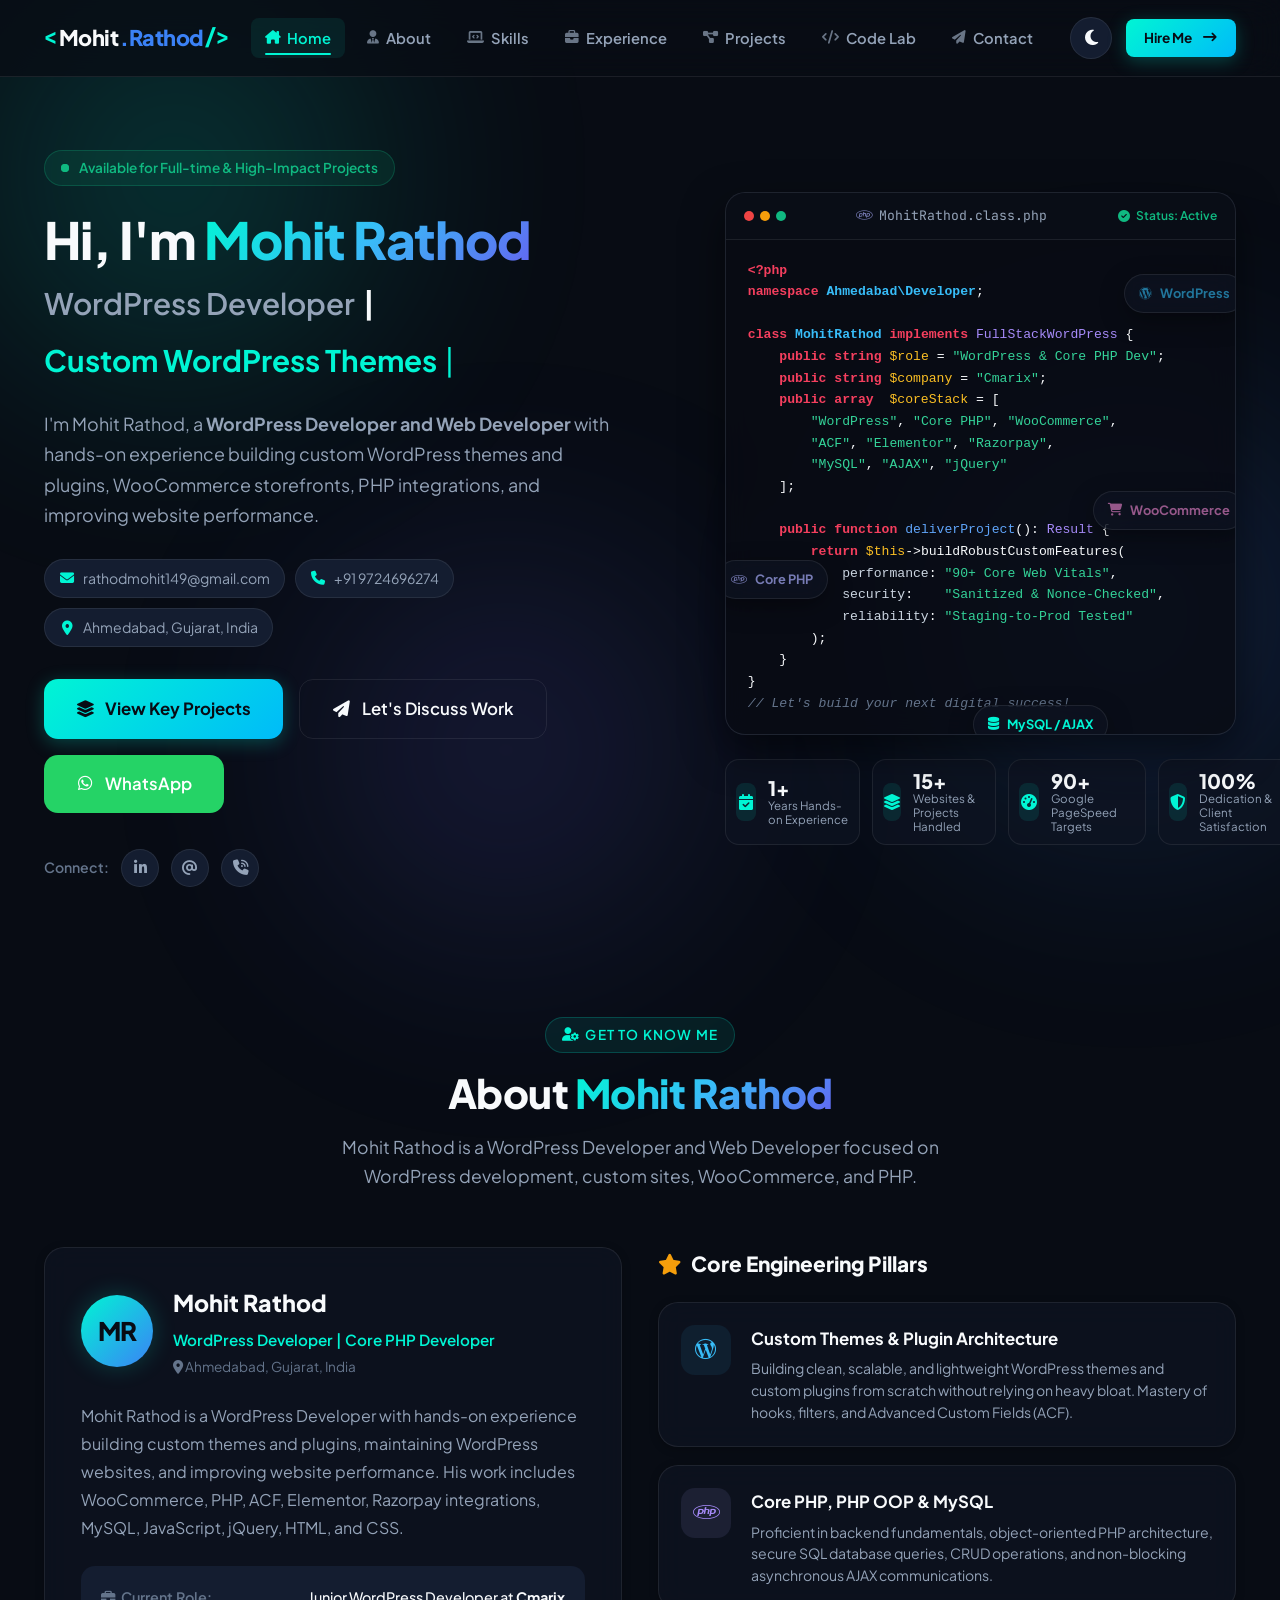
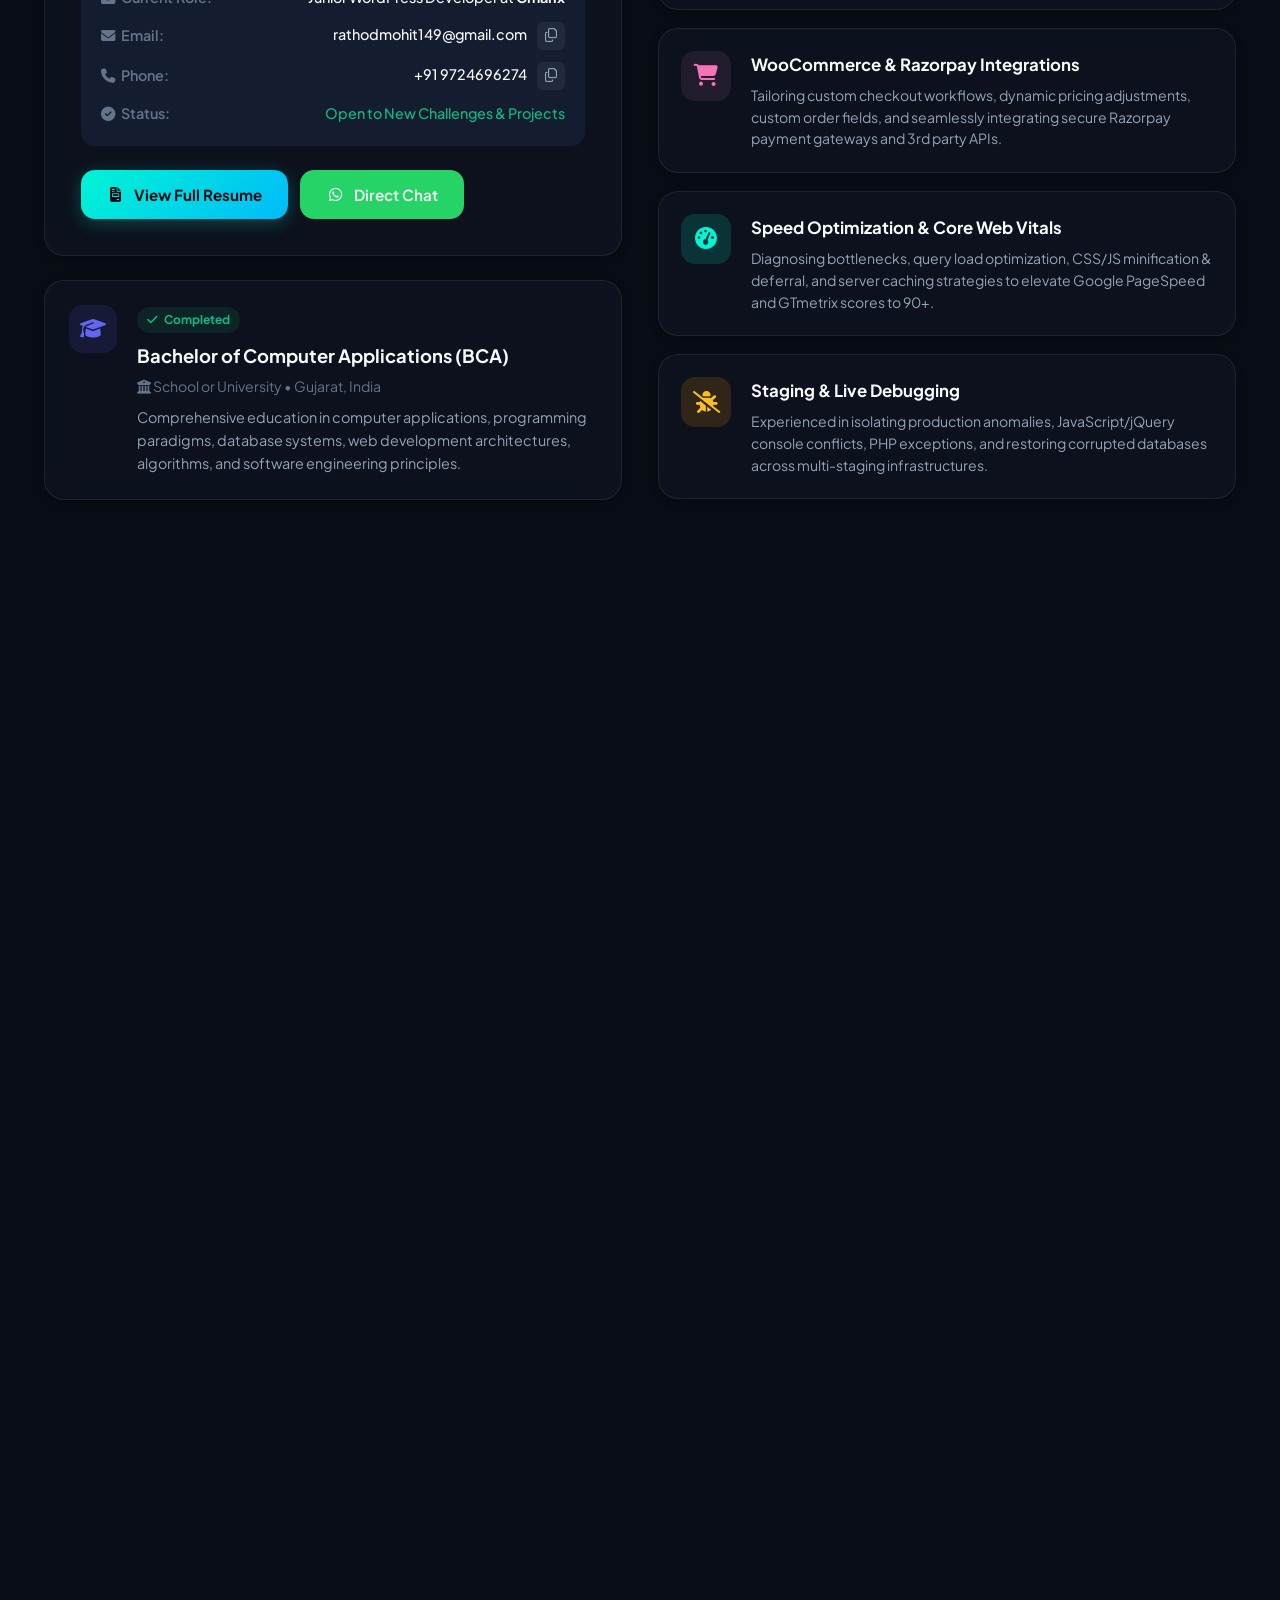
<file: index.html>
<!DOCTYPE html>
<html lang="en" data-theme="dark">
<head>
    <meta charset="UTF-8">
    <meta name="viewport" content="width=device-width, initial-scale=1.0">
    <title>Mohit Rathod | WordPress Developer</title>

    <!-- Meta & SEO Tags -->
    <meta name="description" content="Official portfolio of Mohit Rathod, a WordPress Developer and Web Developer, featuring WordPress development projects, skills, and professional experience.">
    <meta name="robots" content="index, follow">
    <meta name="author" content="Mohit Rathod">
    <meta name="theme-color" content="#0b0f19">
    <link rel="canonical" href="https://mohitrcmarix.github.io/portfolio/">
    <meta name="google-site-verification" content="VqFLqviA54Ibw6uDuKa47r6FaVBK2wl5uimPMr0BYBw" />

    <!-- Open Graph / Social Sharing -->
    <meta property="og:type" content="website">
    <meta property="og:site_name" content="Mohit Rathod Portfolio">
    <meta property="og:title" content="Mohit Rathod | WordPress Developer">
    <meta property="og:description" content="Official portfolio of Mohit Rathod, a WordPress Developer and Web Developer, featuring WordPress development projects, skills, and professional experience.">
    <meta property="og:url" content="https://mohitrcmarix.github.io/portfolio/">
    <meta property="og:image" content="https://mohitrcmarix.github.io/portfolio/assets/images/mohit-rathod-portfolio.png">
    <meta property="og:image:width" content="1200">
    <meta property="og:image:height" content="630">
    <meta property="og:image:alt" content="Mohit Rathod, WordPress Developer, portfolio website">

    <meta name="twitter:card" content="summary_large_image">
    <meta name="twitter:title" content="Mohit Rathod | WordPress Developer">
    <meta name="twitter:description" content="Official portfolio of Mohit Rathod, a WordPress Developer and Web Developer, featuring WordPress development projects, skills, and professional experience.">
    <meta name="twitter:image" content="https://mohitrcmarix.github.io/portfolio/assets/images/mohit-rathod-portfolio.png">

    <!-- Load display fonts only on desktop; mobile uses the system font stack. -->
    <script>
        if (matchMedia('(min-width: 769px)').matches) {
            document.write('<link rel="preconnect" href="https://fonts.googleapis.com"><link rel="preconnect" href="https://fonts.gstatic.com" crossorigin><link rel="preload" as="style" href="https://fonts.googleapis.com/css2?family=JetBrains+Mono:wght@400;500;700&family=Plus+Jakarta+Sans:wght@400;600;700;800&display=swap" onload="this.onload=null;this.rel=\'stylesheet\'">');
        }
    </script>
    <noscript>
        <link rel="stylesheet" href="https://fonts.googleapis.com/css2?family=JetBrains+Mono:wght@400;500;700&family=Plus+Jakarta+Sans:wght@400;600;700;800&display=swap" media="(min-width: 769px)">
    </noscript>

    <!-- Font Awesome Icons: Asynchronous Preload (Zero Render-Blocking) -->
    <link rel="preconnect" href="https://cdnjs.cloudflare.com" crossorigin>
    <link rel="preload" href="https://cdnjs.cloudflare.com/ajax/libs/font-awesome/6.5.1/css/all.min.css" as="style" integrity="sha512-DTOQO9RWCH3ppGqcWaEA1BIZOC6xxalwEsw9c2QQeAIftl+Vegovlnee1c9QX4TctnWMn13TZye+giMm8e2LwA==" crossorigin="anonymous" referrerpolicy="no-referrer" onload="this.onload=null;this.rel='stylesheet'">
    <noscript>
        <link rel="stylesheet" href="https://cdnjs.cloudflare.com/ajax/libs/font-awesome/6.5.1/css/all.min.css" integrity="sha512-DTOQO9RWCH3ppGqcWaEA1BIZOC6xxalwEsw9c2QQeAIftl+Vegovlnee1c9QX4TctnWMn13TZye+giMm8e2LwA==" crossorigin="anonymous" referrerpolicy="no-referrer">
    </noscript>

    <!-- Inlined Critical & Full CSS (Zero Render-Blocking Requests) -->
    <style id="critical-main-css">@font-face{font-family:"Font Awesome 6 Free";font-style:normal;font-weight:400;font-display:swap;src:url("https://cdnjs.cloudflare.com/ajax/libs/font-awesome/6.5.1/webfonts/fa-regular-400.woff2") format("woff2")}@font-face{font-family:"Font Awesome 6 Free";font-style:normal;font-weight:900;font-display:swap;src:url("https://cdnjs.cloudflare.com/ajax/libs/font-awesome/6.5.1/webfonts/fa-solid-900.woff2") format("woff2")}@font-face{font-family:"Font Awesome 6 Brands";font-style:normal;font-weight:400;font-display:swap;src:url("https://cdnjs.cloudflare.com/ajax/libs/font-awesome/6.5.1/webfonts/fa-brands-400.woff2") format("woff2")}:root{--bg-primary:#080c14;--bg-secondary:#0e1422;--bg-tertiary:#141d30;--bg-card:rgba(14,20,34,0.72);--bg-card-hover:rgba(20,29,48,0.85);--bg-glass:rgba(255,255,255,0.03);--border-color:rgba(255,255,255,0.08);--border-hover:rgba(0,245,212,0.35);--border-subtle:rgba(255,255,255,0.05);--text-primary:#f8fafc;--text-secondary:#94a3b8;--text-muted:#64748b;--text-inverse:#080c14;--primary:#00f5d4;--primary-hover:#00d2b6;--primary-glow:rgba(0,245,212,0.25);--secondary:#3b82f6;--accent-indigo:#6366f1;--accent-purple:#8b5cf6;--accent-emerald:#10b981;--accent-amber:#f59e0b;--accent-rose:#f43f5e;--accent-cyan:#06b6d4;--brand-wp:#21759b;--brand-php:#777bb4;--brand-woo:#96588a;--brand-mysql:#00758f;--brand-whatsapp:#25d366;--shadow-sm:0 2px 8px rgba(0,0,0,0.25);--shadow-md:0 8px 24px rgba(0,0,0,0.35);--shadow-lg:0 16px 40px rgba(0,0,0,0.5);--shadow-glow:0 0 25px rgba(0,245,212,0.2);--font-sans:'Plus Jakarta Sans',system-ui,-apple-system,sans-serif;--font-mono:'JetBrains Mono',monospace;--radius-sm:8px;--radius-md:14px;--radius-lg:20px;--radius-full:9999px;--transition-fast:0.2s cubic-bezier(0.4,0,0.2,1);--transition-normal:0.3s cubic-bezier(0.4,0,0.2,1);--transition-smooth:0.5s cubic-bezier(0.16,1,0.3,1)}[data-theme="light"]{--bg-primary:#f8fafc;--bg-secondary:#ffffff;--bg-tertiary:#f1f5f9;--bg-card:rgba(255,255,255,0.88);--bg-card-hover:rgba(255,255,255,0.98);--bg-glass:rgba(0,0,0,0.02);--border-color:rgba(0,0,0,0.08);--border-hover:rgba(0,180,155,0.4);--border-subtle:rgba(0,0,0,0.04);--text-primary:#0f172a;--text-secondary:#475569;--text-muted:#64748b;--text-inverse:#f8fafc;--primary:#00b49b;--primary-hover:#009681;--primary-glow:rgba(0,180,155,0.2);--shadow-sm:0 2px 8px rgba(15,23,42,0.06);--shadow-md:0 8px 24px rgba(15,23,42,0.08);--shadow-lg:0 16px 40px rgba(15,23,42,0.12);--shadow-glow:0 0 25px rgba(0,180,155,0.15)}*,*::before,*::after{box-sizing:border-box;margin:0;padding:0}html{font-size:16px;scroll-behavior:smooth;scroll-padding-top:80px}body{font-family:var(--font-sans);background-color:var(--bg-primary);color:var(--text-primary);line-height:1.65;overflow-x:hidden;position:relative;transition:background-color var(--transition-normal),color var(--transition-normal)}a{color:inherit;text-decoration:none;transition:color var(--transition-fast)}.skip-link{position:fixed;top:-100px;left:16px;z-index:4000;padding:10px 14px;background:var(--primary);color:var(--text-inverse);border-radius:var(--radius-sm)}.skip-link:focus{top:12px}button{font-family:inherit;cursor:pointer;border:none;background:none;outline:none}input,textarea,select{font-family:inherit}ul,ol{list-style:none}img,svg{max-width:100%;display:block}.ambient-glow{position:fixed;border-radius:50%;filter:blur(120px);pointer-events:none;z-index:0;opacity:0.28;transition:opacity var(--transition-normal)}[data-theme="light"] .ambient-glow{opacity:0.15}.glow-1{top:-100px;left:-100px;width:550px;height:550px;background:radial-gradient(circle,var(--primary) 0%,rgba(0,245,212,0) 70%)}.glow-2{top:35%;right:-150px;width:600px;height:600px;background:radial-gradient(circle,var(--secondary) 0%,rgba(59,130,246,0) 70%)}.glow-3{bottom:-100px;left:20%;width:500px;height:500px;background:radial-gradient(circle,var(--accent-indigo) 0%,rgba(99,102,241,0) 70%)}.container{width:100%;max-width:1240px;margin-left:auto;margin-right:auto;padding-left:24px;padding-right:24px;position:relative;z-index:1}.section{padding:50px 0;position:relative}.section:not(.hero-section){content-visibility:auto;contain-intrinsic-size:auto 1000px}@keyframes hero-section-enter{from{transform:translateY(8px)}to{transform:translateY(0)}}@media (prefers-reduced-motion:no-preference){.hero-section{animation:hero-section-enter 520ms cubic-bezier(0.16,1,0.3,1) both}}.motion-ready .reveal-item{opacity:0;transform:translateY(16px);transition:opacity 560ms cubic-bezier(0.16,1,0.3,1),transform 560ms cubic-bezier(0.16,1,0.3,1);transition-delay:var(--reveal-delay,0ms)}.motion-ready .reveal-item.is-visible{opacity:1;transform:translateY(0)}.reveal-stagger>:nth-child(2){--reveal-delay:60ms}.reveal-stagger>:nth-child(3){--reveal-delay:120ms}.reveal-stagger>:nth-child(4){--reveal-delay:180ms}.reveal-stagger>:nth-child(n+5){--reveal-delay:220ms}@media (prefers-reduced-motion:reduce){*,*::before,*::after{scroll-behavior:auto !important;animation-duration:0.01ms !important;animation-iteration-count:1 !important;transition-duration:0.01ms !important}}.text-center{text-align:center}.gradient-text{background:linear-gradient(135deg,var(--primary) 0%,#38bdf8 50%,var(--accent-indigo) 100%);background-clip:text;-webkit-background-clip:text;-webkit-text-fill-color:transparent;display:inline-block}.text-success{color:var(--accent-emerald) !important}.text-danger{color:var(--accent-rose) !important}.text-whatsapp{color:var(--brand-whatsapp) !important}.glass-panel{background:var(--bg-card);backdrop-filter:blur(14px);-webkit-backdrop-filter:blur(14px);border:1px solid var(--border-color);border-radius:var(--radius-lg);box-shadow:var(--shadow-sm);transition:all var(--transition-normal)}.glass-panel:hover{border-color:var(--border-hover);box-shadow:var(--shadow-md)}.section-header{margin-bottom:56px}.section-tag{display:inline-flex;align-items:center;gap:8px;font-size:0.85rem;font-weight:600;text-transform:uppercase;letter-spacing:1.2px;padding:6px 16px;border-radius:var(--radius-full);background:rgba(0,245,212,0.08);color:var(--primary);border:1px solid rgba(0,245,212,0.2);margin-bottom:16px}.section-title{font-size:2.5rem;font-weight:800;line-height:1.2;margin-bottom:16px;letter-spacing:-0.5px}.section-subtitle{font-size:1.1rem;color:var(--text-secondary);max-width:640px;margin-left:auto;margin-right:auto}.btn{display:inline-flex;align-items:center;justify-content:center;gap:10px;font-size:0.95rem;font-weight:600;padding:12px 26px;border-radius:var(--radius-md);transition:background-color var(--transition-normal),background var(--transition-normal),color var(--transition-fast),border-color var(--transition-fast),box-shadow var(--transition-normal),transform var(--transition-fast);position:relative;overflow:hidden;white-space:nowrap}.btn i,.contact-chip i,.social-link i,.stat-icon-wrap i,.section-tag i{display:inline-block;width:1.15em;text-align:center;flex-shrink:0}.btn:active{transform:translateY(0) scale(0.98)}.btn-sm{padding:8px 18px;font-size:0.85rem;border-radius:var(--radius-sm)}.btn-lg{padding:15px 32px;font-size:1.05rem;border-radius:var(--radius-md)}.btn-primary{background:linear-gradient(135deg,var(--primary) 0%,#00bbf9 100%);color:#080c14;font-weight:700;box-shadow:0 4px 18px var(--primary-glow)}.btn-primary:hover{transform:translateY(-2px);box-shadow:0 8px 25px rgba(0,245,212,0.4);color:#080c14}.btn-outline{background:transparent;color:var(--text-primary);border:1px solid var(--border-color)}.btn-outline:hover{background:var(--bg-tertiary);border-color:var(--primary);color:var(--primary);transform:translateY(-2px)}.btn-whatsapp{background:#25d366;color:#ffffff !important;font-weight:600}.btn-whatsapp:hover{background:#20ba59;transform:translateY(-2px);box-shadow:0 6px 20px rgba(37,211,102,0.35)}.copy-btn{display:inline-flex;align-items:center;justify-content:center;width:28px;height:28px;border-radius:6px;background:rgba(255,255,255,0.06);color:var(--text-secondary);font-size:0.85rem;margin-left:8px;transition:all var(--transition-fast)}.copy-btn:hover{background:var(--primary);color:#080c14}.site-header{position:fixed;top:0;left:0;width:100%;z-index:1000;background:rgba(8,12,20,0.75);backdrop-filter:blur(16px);-webkit-backdrop-filter:blur(16px);border-bottom:1px solid var(--border-color);transition:background-color var(--transition-normal),box-shadow var(--transition-normal)}[data-theme="light"] .site-header{background:rgba(255,255,255,0.85)}.header-container{display:flex;align-items:center;justify-content:space-between;height:76px}.brand-logo{display:inline-flex;align-items:center;font-size:1.35rem;font-weight:800;letter-spacing:-0.5px}.logo-symbol{color:var(--primary);font-family:var(--font-mono)}.logo-text{color:var(--text-primary);margin:0 2px}.logo-accent{color:var(--secondary)}.nav-menu{display:flex;align-items:center}.nav-list{display:flex;align-items:center;gap:8px}.nav-link{display:inline-flex;align-items:center;gap:7px;font-size:0.92rem;font-weight:600;color:var(--text-secondary);padding:8px 14px;border-radius:var(--radius-sm);transition:color var(--transition-fast),background-color var(--transition-fast);position:relative}.nav-link::after{content:'';position:absolute;left:14px;right:14px;bottom:3px;height:2px;border-radius:2px;background:var(--primary);transform:scaleX(0);transform-origin:left;transition:transform var(--transition-normal)}.nav-link:hover::after,.nav-link.active::after{transform:scaleX(1)}.nav-link i{font-size:0.85rem;opacity:0.7;transition:opacity var(--transition-fast)}.nav-link:hover{color:var(--text-primary);background:rgba(255,255,255,0.05)}.nav-link.active{color:var(--primary);background:rgba(0,245,212,0.08)}.nav-link.active i{opacity:1}.header-actions{display:flex;align-items:center;gap:14px}.theme-toggle-btn{display:inline-flex;align-items:center;justify-content:center;width:42px;height:42px;border-radius:var(--radius-full);background:var(--bg-tertiary);border:1px solid var(--border-color);color:var(--text-primary);font-size:1.1rem;transition:all var(--transition-normal)}.theme-toggle-btn:hover{border-color:var(--primary);color:var(--primary);transform:rotate(15deg)}.icon-sun{display:none;color:#f59e0b}[data-theme="light"] .icon-moon{display:none}[data-theme="light"] .icon-sun{display:inline-block}.mobile-menu-btn{display:none;flex-direction:column;justify-content:center;gap:5px;width:40px;height:40px;padding:8px;border-radius:var(--radius-sm);background:var(--bg-tertiary);border:1px solid var(--border-color)}.mobile-menu-btn .bar{width:100%;height:2px;background:var(--text-primary);border-radius:2px;transition:all var(--transition-fast)}.hero-section{padding-top:150px;padding-bottom:80px;min-height:100vh;display:flex;align-items:center;overflow:hidden}.hero-container{display:grid;grid-template-columns:minmax(0,1.1fr) minmax(0,0.9fr);gap:56px;align-items:center}.hero-container>*{min-width:0}.hero-badge{display:inline-flex;align-items:center;gap:10px;padding:6px 16px;border-radius:var(--radius-full);background:rgba(16,185,129,0.1);border:1px solid rgba(16,185,129,0.25);color:var(--accent-emerald);font-size:0.85rem;font-weight:600;margin-bottom:24px}.status-pulse{position:relative;width:8px;height:8px;border-radius:50%;background:var(--accent-emerald);flex-shrink:0}.status-pulse::after{content:'';position:absolute;top:0;left:0;width:100%;height:100%;border-radius:50%;background:var(--accent-emerald);animation:pulse-ring 2s cubic-bezier(0.215,0.61,0.355,1) infinite;pointer-events:none}@keyframes pulse-ring{0%{transform:scale(1);opacity:0.8}70%{transform:scale(2.6);opacity:0}100%{transform:scale(2.6);opacity:0}}.hero-title{font-size:3.2rem;font-weight:800;line-height:1.15;letter-spacing:-1px;margin-bottom:10px;contain:layout}.hero-role-wrapper{display:flex;flex-wrap:wrap;align-items:center;gap:8px;font-size:1.85rem;font-weight:700;color:var(--text-primary);margin-bottom:24px;min-height:2.2em;contain:layout}.hero-static-prefix{color:var(--text-secondary);font-weight:600}.typed-text-target{color:var(--primary)}.cursor-blink{color:var(--primary);animation:blink 1s infinite;font-weight:400}@keyframes blink{0%,50%{opacity:1}51%,100%{opacity:0}}.hero-pitch{font-size:1.12rem;color:var(--text-secondary);line-height:1.7;margin-bottom:28px;max-width:580px}.hero-chips{display:flex;flex-wrap:wrap;gap:10px;margin-bottom:32px}.contact-chip{display:inline-flex;align-items:center;gap:8px;padding:7px 14px;border-radius:var(--radius-full);background:var(--bg-tertiary);border:1px solid var(--border-color);font-size:0.88rem;color:var(--text-secondary);transition:all var(--transition-fast)}.contact-chip i{color:var(--primary)}.contact-chip:hover{border-color:var(--primary);color:var(--text-primary);background:rgba(0,245,212,0.08)}.location-chip{cursor:default}.hero-actions{display:flex;flex-wrap:wrap;gap:16px;margin-bottom:36px}.hero-socials{display:flex;align-items:center;gap:12px}.social-label{font-size:0.88rem;font-weight:600;color:var(--text-muted)}.social-link{display:inline-flex;align-items:center;justify-content:center;width:38px;height:38px;border-radius:var(--radius-full);background:var(--bg-tertiary);border:1px solid var(--border-color);color:var(--text-secondary);font-size:0.95rem;transition:all var(--transition-fast)}.social-link:hover{color:var(--primary);border-color:var(--primary);background:rgba(0,245,212,0.1);transform:translateY(-2px)}.hero-visual{position:relative}.developer-card{position:relative;padding:0;overflow:hidden;box-shadow:var(--shadow-lg)}.card-header-bar{display:flex;align-items:center;justify-content:space-between;padding:12px 18px;background:rgba(0,0,0,0.25);border-bottom:1px solid var(--border-color)}.window-dots{display:flex;gap:6px}.dot{width:10px;height:10px;border-radius:50%}.dot.red{background:#ef4444}.dot.yellow{background:#f59e0b}.dot.green{background:#10b981}.card-tab-title{display:inline-flex;align-items:center;gap:7px;font-family:var(--font-mono);font-size:0.82rem;color:var(--text-secondary)}.code-icon{color:var(--brand-php)}.card-status-badge{display:inline-flex;align-items:center;gap:6px;font-size:0.75rem;font-weight:600;color:var(--accent-emerald)}.card-body-code{padding:20px 22px;font-family:var(--font-mono);font-size:0.82rem;line-height:1.65;background:rgba(0,0,0,0.35);overflow-x:auto}[data-theme="light"] .card-body-code{background:#0f172a;color:#f8fafc}.code-keyword{color:#f43f5e;font-weight:600}.code-class{color:#38bdf8;font-weight:700}.code-type{color:#a78bfa}.code-var{color:#fbbf24}.code-string{color:#34d399}.code-fn{color:#60a5fa}.code-param{color:#cbd5e1}.code-comment{color:#64748b;font-style:italic}.floating-tech-badge{position:absolute;display:inline-flex;align-items:center;gap:8px;padding:8px 14px;border-radius:var(--radius-full);background:var(--bg-card);backdrop-filter:blur(12px);border:1px solid var(--border-color);box-shadow:var(--shadow-md);font-size:0.8rem;font-weight:700;transition:all var(--transition-normal)}.floating-tech-badge:hover{transform:translateY(-4px) scale(1.05)}.badge-wp{top:15%;right:-10px;color:var(--brand-wp)}.badge-php{bottom:25%;left:-10px;color:var(--brand-php)}.badge-woo{top:55%;right:-10px;color:var(--brand-woo)}.badge-ajax{bottom:-10px;right:25%;color:var(--primary)}.hero-stats-banner{display:grid;grid-template-columns:repeat(4,1fr);gap:12px;margin-top:24px}.stat-item{display:flex;align-items:center;gap:12px;padding:10px;background:var(--bg-card);border:1px solid var(--border-color);border-radius:var(--radius-md);transition:all var(--transition-fast)}.stat-item:hover{border-color:var(--primary);transform:translateY(-2px)}.stat-icon-wrap{width:38px;height:38px;border-radius:var(--radius-sm);background:rgba(0,245,212,0.1);color:var(--primary);display:flex;align-items:center;justify-content:center;font-size:1rem}.stat-info{display:flex;flex-direction:column}.stat-number{font-size:1.25rem;font-weight:800;color:var(--text-primary);line-height:1.1}.stat-label{font-size:0.72rem;color:var(--text-secondary);line-height:1.2}.about-grid{display:grid;grid-template-columns:1fr 1fr;gap:36px;align-items:start}.about-grid>*{min-width:0}.bio-card{padding:36px;margin-bottom:24px}.bio-header{display:flex;align-items:center;gap:20px;margin-bottom:24px}.bio-avatar-glow{width:72px;height:72px;border-radius:var(--radius-full);background:linear-gradient(135deg,var(--primary) 0%,var(--secondary) 100%);display:flex;align-items:center;justify-content:center;box-shadow:var(--shadow-glow);flex-shrink:0}.bio-initials{font-size:1.6rem;font-weight:900;color:#080c14;letter-spacing:-1px}.bio-headline h3{font-size:1.45rem;font-weight:800;margin-bottom:4px}.bio-role{font-size:0.95rem;font-weight:600;color:var(--primary);margin-bottom:4px}.bio-location{font-size:0.85rem;color:var(--text-muted)}.bio-text{font-size:1rem;color:var(--text-secondary);line-height:1.75;margin-bottom:24px}.bio-meta-list{display:flex;flex-direction:column;gap:12px;padding:20px;background:var(--bg-tertiary);border-radius:var(--radius-md);margin-bottom:24px}.meta-item{display:flex;align-items:center;justify-content:space-between;font-size:0.9rem;gap:12px}.meta-label{color:var(--text-muted);font-weight:600;display:inline-flex;align-items:center;gap:6px}.meta-val{color:var(--text-primary);font-weight:500;text-align:right}.bio-footer-actions{display:flex;gap:12px;flex-wrap:wrap}.education-card{display:flex;gap:20px;padding:24px;align-items:flex-start}.edu-icon{width:48px;height:48px;border-radius:var(--radius-md);background:rgba(99,102,241,0.12);color:var(--accent-indigo);display:flex;align-items:center;justify-content:center;font-size:1.3rem;flex-shrink:0}.edu-badge{display:inline-flex;align-items:center;gap:6px;font-size:0.75rem;font-weight:700;color:var(--accent-emerald);background:rgba(16,185,129,0.1);padding:3px 10px;border-radius:var(--radius-full);margin-bottom:8px}.edu-title{font-size:1.15rem;font-weight:700;margin-bottom:4px}.edu-institution{font-size:0.88rem;color:var(--text-muted);margin-bottom:8px}.edu-desc{font-size:0.9rem;color:var(--text-secondary);line-height:1.6}.pillars-title{font-size:1.3rem;font-weight:800;margin-bottom:20px;display:flex;align-items:center;gap:10px}.pillars-title i{color:var(--accent-amber)}.pillar-card{display:flex;gap:20px;padding:22px;margin-bottom:18px;align-items:flex-start}.pillar-icon{width:50px;height:50px;border-radius:var(--radius-md);display:flex;align-items:center;justify-content:center;font-size:1.35rem;flex-shrink:0}.bg-wp{background:rgba(33,117,155,0.15);color:#38bdf8}.bg-php{background:rgba(119,123,180,0.15);color:#a78bfa}.bg-cart{background:rgba(150,88,138,0.15);color:#f472b6}.bg-speed{background:rgba(0,245,212,0.15);color:var(--primary)}.bg-debug{background:rgba(245,158,11,0.15);color:#fbbf24}.pillar-body h4{font-size:1.05rem;font-weight:700;margin-bottom:6px}.pillar-body p{font-size:0.88rem;color:var(--text-secondary);line-height:1.55}.skills-cloud-wrap{display:none}.skills-compact-grid{display:grid;grid-template-columns:repeat(3,1fr);gap:20px}.skill-compact-card{padding:22px 20px;transition:all var(--transition-normal)}.skill-compact-card:hover{transform:translateY(-3px);border-color:var(--border-hover);box-shadow:var(--shadow-md)}.skill-compact-icon{transition:transform var(--transition-fast)}.skill-compact-card:hover .skill-compact-icon{transform:scale(1.05)}.skill-compact-header{display:flex;align-items:center;gap:12px;margin-bottom:16px;padding-bottom:12px;border-bottom:1px solid var(--border-color)}.skill-compact-icon{width:38px;height:38px;border-radius:var(--radius-sm);display:flex;align-items:center;justify-content:center;font-size:1.15rem;flex-shrink:0}.skill-compact-header h3{font-size:1rem;font-weight:700;color:var(--text-primary)}.skill-tags-wrap{display:flex;flex-wrap:wrap;gap:7px}.skill-tag{display:inline-flex;align-items:center;font-size:0.78rem;font-weight:600;padding:5px 11px;border-radius:var(--radius-full);background:var(--bg-tertiary);color:var(--text-secondary);border:1px solid var(--border-color);transition:all var(--transition-fast);cursor:default}.skill-tag:hover{color:var(--text-primary);border-color:var(--primary);background:rgba(0,245,212,0.08)}.skill-tag.tag-primary{background:rgba(0,245,212,0.07);border-color:rgba(0,245,212,0.25);color:var(--primary);font-weight:700}.skill-tag.tag-primary:hover{background:rgba(0,245,212,0.16)}.skills-categories-grid{display:none}.timeline-wrapper{position:relative;max-width:920px;margin:0 auto}.timeline-line{position:absolute;top:20px;bottom:20px;left:24px;width:3px;background:linear-gradient(180deg,var(--primary) 0%,var(--secondary) 50%,rgba(99,102,241,0.1) 100%);border-radius:3px}.timeline-item{position:relative;display:flex;gap:32px;margin-bottom:40px}.timeline-marker{position:relative;width:50px;height:50px;border-radius:50%;background:var(--bg-secondary);border:2px solid var(--primary);box-shadow:0 0 15px var(--primary-glow);display:flex;align-items:center;justify-content:center;color:var(--primary);font-size:1.15rem;flex-shrink:0;z-index:2}.timeline-content{flex-grow:1;padding:36px}.timeline-top-bar{margin-bottom:16px}.badge-present{display:inline-flex;align-items:center;gap:6px;font-size:0.75rem;font-weight:700;color:var(--primary);background:rgba(0,245,212,0.1);border:1px solid rgba(0,245,212,0.25);padding:4px 12px;border-radius:var(--radius-full);margin-bottom:10px}.role-title{font-size:1.55rem;font-weight:800;margin-bottom:8px}.company-meta{display:flex;flex-wrap:wrap;align-items:center;gap:8px;font-size:0.95rem;color:var(--text-secondary)}.company-name{font-weight:700;color:var(--primary)}.meta-separator{color:var(--border-color)}.exp-overview{font-size:1rem;color:var(--text-secondary);line-height:1.7;margin-bottom:24px}.duties-heading{font-size:1.05rem;font-weight:700;margin-bottom:14px;display:flex;align-items:center;gap:8px;color:var(--text-primary)}.duties-heading i{color:var(--primary)}.responsibilities-list{display:flex;flex-direction:column;gap:12px;margin-bottom:28px}.responsibilities-list li{display:flex;align-items:flex-start;gap:12px;font-size:0.92rem;color:var(--text-secondary);line-height:1.6}.list-bullet-icon{font-size:0.75rem;color:var(--primary);margin-top:6px;flex-shrink:0}.exp-tags-wrap{padding-top:20px;border-top:1px solid var(--border-color)}.tags-label{display:block;font-size:0.85rem;font-weight:600;color:var(--text-muted);margin-bottom:12px}.tags-container{display:flex;flex-wrap:wrap;gap:8px}.tech-tag{font-size:0.8rem;font-weight:600;padding:5px 12px;border-radius:var(--radius-sm);background:var(--bg-tertiary);color:var(--text-secondary);border:1px solid var(--border-color)}.project-filter-wrap{display:flex;flex-wrap:wrap;justify-content:center;gap:12px;margin-bottom:48px}.filter-btn{display:inline-flex;align-items:center;gap:8px;padding:10px 22px;border-radius:var(--radius-full);background:var(--bg-card);border:1px solid var(--border-color);color:var(--text-secondary);font-size:0.9rem;font-weight:600;transition:all var(--transition-normal)}.filter-btn:hover{border-color:var(--primary);color:var(--text-primary)}.filter-btn.active{background:linear-gradient(135deg,var(--primary) 0%,#00bbf9 100%);color:#080c14;font-weight:700;border-color:transparent;box-shadow:0 4px 15px var(--primary-glow)}.projects-grid{display:grid;grid-template-columns:repeat(3,1fr);gap:28px;align-items:stretch}.project-card{display:flex;flex-direction:column;overflow:hidden;height:100%;min-height:0;transition:transform var(--transition-normal),box-shadow var(--transition-normal),border-color var(--transition-normal)}.project-card:hover{transform:translateY(-5px);box-shadow:var(--shadow-lg)}.project-mockup-graphic{overflow:hidden}.project-mockup-graphic .browser-screen{transition:transform 420ms cubic-bezier(0.16,1,0.3,1)}.project-card:hover .project-mockup-graphic .browser-screen{transform:scale(1.025)}.project-card-banner{position:relative;padding:20px 20px 10px 20px;background:linear-gradient(180deg,rgba(0,245,212,0.06) 0%,rgba(0,0,0,0.2) 100%);border-bottom:1px solid var(--border-color);flex-shrink:0}.banner-top{display:flex;justify-content:space-between;align-items:center;margin-bottom:14px}.project-badge{font-size:0.75rem;font-weight:700;color:var(--primary);background:rgba(0,245,212,0.12);padding:4px 10px;border-radius:var(--radius-full)}.project-cat-pill{font-size:0.75rem;color:var(--text-muted)}.project-mockup-graphic{background:var(--bg-secondary);border-radius:var(--radius-sm);border:1px solid var(--border-color);overflow:hidden;min-height:120px}.browser-bar{display:flex;align-items:center;padding:6px 12px;background:rgba(0,0,0,0.35);border-bottom:1px solid var(--border-color);gap:6px;min-width:0}.browser-address{margin-left:6px;font-size:0.65rem;font-family:var(--font-mono);color:var(--text-muted);overflow:hidden;text-overflow:ellipsis;white-space:nowrap;flex:1;min-width:0}.browser-screen{padding:16px;background:var(--bg-primary)}.mock-layout{display:flex;flex-direction:column;gap:8px}.mock-header{height:8px;width:40%;background:rgba(255,255,255,0.12);border-radius:4px}.mock-hero{display:flex;flex-direction:column;gap:6px;padding:12px;background:rgba(0,245,212,0.05);border-radius:6px;border:1px dashed rgba(0,245,212,0.2)}.mock-text.title{height:10px;width:65%;background:var(--primary);border-radius:4px;opacity:0.8}.mock-text.subtitle{height:6px;width:85%;background:rgba(255,255,255,0.15);border-radius:4px}.mock-btn{height:12px;width:50px;background:var(--secondary);border-radius:4px;margin-top:4px}.mock-cards{display:flex;gap:6px}.mock-card{flex:1;height:24px;background:rgba(255,255,255,0.08);border-radius:4px}.project-card-body{padding:24px;display:flex;flex-direction:column;flex-grow:1;min-height:0}.project-card-title{font-size:1.1rem;font-weight:700;margin-bottom:10px;line-height:1.35;overflow-wrap:break-word}.project-summary{font-size:0.875rem;color:var(--text-secondary);line-height:1.6;margin-bottom:18px;flex-grow:1}.project-stack-tags{display:flex;flex-wrap:wrap;gap:6px;margin-bottom:20px}.stack-badge{font-size:0.7rem;font-weight:600;padding:3px 8px;border-radius:4px;background:var(--bg-tertiary);color:var(--text-secondary);border:1px solid var(--border-subtle);white-space:nowrap}.project-card-actions{display:flex;flex-wrap:wrap;gap:10px;margin-top:auto;align-items:center}.code-terminal-card{overflow:hidden;box-shadow:var(--shadow-lg)}.code-terminal-header{display:flex;align-items:center;justify-content:space-between;padding:12px 20px;background:rgba(0,0,0,0.35);border-bottom:1px solid var(--border-color);flex-wrap:wrap;gap:12px}.terminal-dots{display:flex;gap:6px}.code-tabs-nav{display:flex;gap:8px;flex-wrap:wrap}.code-tab-btn{display:inline-flex;align-items:center;gap:8px;padding:8px 16px;border-radius:var(--radius-sm);font-size:0.84rem;font-weight:600;color:var(--text-secondary);background:transparent;border:1px solid transparent;transition:all var(--transition-fast)}.code-tab-btn:hover{color:var(--text-primary);background:rgba(255,255,255,0.05)}.code-tab-btn.active{color:var(--primary);background:var(--bg-tertiary);border-color:var(--border-color)}.btn-copy-code{display:inline-flex;align-items:center;gap:6px;padding:7px 14px;border-radius:var(--radius-sm);background:var(--bg-tertiary);border:1px solid var(--border-color);color:var(--text-secondary);font-size:0.82rem;font-weight:600;transition:all var(--transition-fast)}.btn-copy-code:hover{color:var(--primary);border-color:var(--primary)}.code-terminal-body{background:#070a10;padding:24px}[data-theme="light"] .code-terminal-body{background:#0b111e;color:#f8fafc}.code-snippet-panel{display:none}.code-snippet-panel.active{display:block}.snippet-meta-bar{display:flex;justify-content:space-between;font-size:0.78rem;color:var(--text-muted);font-family:var(--font-mono);padding-bottom:12px;margin-bottom:16px;border-bottom:1px dashed rgba(255,255,255,0.1)}.meta-verified{color:var(--accent-emerald)}.code-terminal-body pre{margin:0;overflow-x:auto}.code-terminal-body code{font-family:var(--font-mono);font-size:0.88rem;line-height:1.7;color:#e2e8f0}.contact-layout-grid{display:grid;grid-template-columns:1fr 1.2fr;gap:36px;align-items:start}.contact-card-highlight{padding:36px}.contact-card-highlight h3{font-size:1.45rem;font-weight:800;margin-bottom:12px}.contact-intro{font-size:0.95rem;color:var(--text-secondary);line-height:1.7;margin-bottom:28px}.contact-methods{display:flex;flex-direction:column;gap:16px}.method-card{display:flex;align-items:center;gap:16px;padding:14px 18px;background:var(--bg-tertiary);border:1px solid var(--border-color);border-radius:var(--radius-md);transition:all var(--transition-fast)}.method-card:hover{border-color:var(--primary);transform:translateX(4px)}.method-icon{width:44px;height:44px;border-radius:var(--radius-md);display:flex;align-items:center;justify-content:center;font-size:1.15rem;flex-shrink:0}.bg-phone{background:rgba(59,130,246,0.15);color:#60a5fa}.bg-email{background:rgba(0,245,212,0.15);color:var(--primary)}.bg-whatsapp{background:rgba(37,211,102,0.15);color:#25d366}.bg-location{background:rgba(245,158,11,0.15);color:#fbbf24}.bg-linkedin{background:rgba(10,102,194,0.15);color:#38bdf8}.method-details{display:flex;flex-direction:column;flex-grow:1;min-width:0}.method-title{font-size:0.78rem;font-weight:600;color:var(--text-muted)}.method-value{font-size:0.95rem;font-weight:700;color:var(--text-primary);overflow-wrap:anywhere}.form-container{padding:36px}.form-top-bar{display:flex;justify-content:space-between;align-items:center;margin-bottom:24px;padding-bottom:14px;border-bottom:1px solid var(--border-color)}.form-top-bar h3{font-size:1.35rem;font-weight:800}.form-badge{font-size:0.78rem;font-weight:700;color:var(--primary);background:rgba(0,245,212,0.1);padding:4px 10px;border-radius:var(--radius-full)}.form-alert-box{padding:14px 18px;border-radius:var(--radius-sm);font-size:0.92rem;font-weight:500;margin-bottom:20px;display:flex;align-items:center;gap:10px}.alert-success{background:rgba(16,185,129,0.12);border:1px solid rgba(16,185,129,0.3);color:var(--accent-emerald)}.alert-danger{background:rgba(244,63,94,0.12);border:1px solid rgba(244,63,94,0.3);color:var(--accent-rose)}.form-grid{display:grid;grid-template-columns:1fr 1fr;gap:18px}.form-group{margin-bottom:20px}.form-group label{display:block;font-size:0.88rem;font-weight:600;color:var(--text-primary);margin-bottom:8px}.req{color:var(--accent-rose)}.form-control{width:100%;padding:13px 16px;background:var(--bg-tertiary);border:1px solid var(--border-color);border-radius:var(--radius-sm);color:var(--text-primary);font-size:0.95rem;transition:all var(--transition-fast)}.form-control:focus{outline:none;border-color:var(--primary);box-shadow:0 0 0 3px rgba(0,245,212,0.15);background:var(--bg-secondary)}.field-error{display:block;color:var(--accent-rose);font-size:0.78rem;margin-top:5px}.btn-submit{width:100%;padding:15px;font-size:1rem}.modal-overlay{position:fixed;top:0;left:0;width:100%;height:100%;background:rgba(4,7,12,0.85);backdrop-filter:blur(12px);-webkit-backdrop-filter:blur(12px);z-index:2000;display:none;align-items:center;justify-content:center;padding:24px;opacity:0;transition:opacity var(--transition-normal)}.modal-overlay.open{display:flex;opacity:1}.modal-dialog{width:100%;max-width:720px;max-height:90vh;display:flex;flex-direction:column;background:var(--bg-secondary);border:1px solid var(--border-color);border-radius:var(--radius-lg);box-shadow:var(--shadow-lg);transform:scale(0.95);transition:transform var(--transition-normal);overflow:hidden}.modal-dialog-lg{max-width:900px}.modal-overlay.open .modal-dialog{transform:scale(1)}.modal-header{display:flex;align-items:flex-start;justify-content:space-between;padding:24px 28px;border-bottom:1px solid var(--border-color)}.modal-badge{display:inline-block;font-size:0.75rem;font-weight:700;color:var(--primary);background:rgba(0,245,212,0.1);padding:3px 10px;border-radius:var(--radius-full);margin-bottom:6px}.modal-title{font-size:1.45rem;font-weight:800}.modal-subtitle{font-size:0.88rem;color:var(--text-muted)}.modal-close-btn{font-size:2rem;color:var(--text-muted);line-height:1;transition:color var(--transition-fast)}.modal-close-btn:hover{color:var(--primary)}.modal-body{padding:28px;overflow-y:auto;display:flex;flex-direction:column;gap:22px}.modal-meta-box{display:grid;grid-template-columns:1fr 1fr;gap:14px;padding:16px;background:var(--bg-tertiary);border-radius:var(--radius-sm)}.modal-section h4{font-size:1.05rem;font-weight:700;margin-bottom:10px;display:flex;align-items:center;gap:8px;color:var(--primary)}.modal-desc-text{font-size:0.95rem;color:var(--text-secondary);line-height:1.7}.modal-achievements-list{display:flex;flex-direction:column;gap:8px}.modal-achievements-list li{font-size:0.92rem;color:var(--text-secondary);line-height:1.6;padding-left:18px;position:relative}.modal-achievements-list li::before{content:"▹";position:absolute;left:0;color:var(--primary)}.modal-stack-chips{display:flex;flex-wrap:wrap;gap:8px}.modal-footer{display:flex;justify-content:flex-end;gap:12px;padding:18px 28px;border-top:1px solid var(--border-color);background:var(--bg-tertiary)}.resume-sheet{background:#ffffff;color:#1e293b;padding:32px;border-radius:var(--radius-sm);box-shadow:0 4px 14px rgba(0,0,0,0.1)}.resume-sheet-header{display:flex;justify-content:space-between;align-items:flex-start}.resume-name-title h2{font-size:1.9rem;font-weight:900;color:#0f172a;letter-spacing:-0.5px}.resume-role-tag{font-size:1rem;font-weight:700;color:#0284c7;margin-top:4px}.resume-contact-block{font-size:0.85rem;color:#475569;text-align:right;line-height:1.6}.resume-contact-block i{color:#0284c7;margin-right:4px}.resume-divider{height:2px;background:#e2e8f0;margin:18px 0}.resume-sheet-grid{display:grid;grid-template-columns:1.3fr 0.9fr;gap:28px}.resume-section-h4{font-size:0.95rem;font-weight:800;color:#0f172a;border-bottom:1.5px solid #cbd5e1;padding-bottom:5px;margin-bottom:14px;display:flex;align-items:center;gap:7px}.resume-section-h4 i{color:#0284c7}.resume-item{margin-bottom:16px}.item-head{display:flex;justify-content:space-between;font-size:0.95rem;color:#0f172a}.item-date{font-size:0.82rem;color:#64748b}.item-sub{font-size:0.85rem;color:#0284c7;margin-bottom:6px}.item-list{list-style:disc;padding-left:18px;font-size:0.84rem;color:#334155;line-height:1.55}.item-desc{font-size:0.84rem;color:#334155;line-height:1.5}.resume-summary-text{font-size:0.85rem;color:#334155;line-height:1.6}.skills-mini-list p{font-size:0.84rem;color:#334155;margin-bottom:8px;line-height:1.5}.status-pill{font-size:0.75rem;font-weight:700}.site-footer{background:var(--bg-secondary);border-top:1px solid var(--border-color);padding:80px 0 30px 0;position:relative;z-index:1}.footer-top{display:grid;grid-template-columns:1.5fr 1fr 1fr;gap:48px;margin-bottom:60px}.footer-tagline{font-size:0.92rem;color:var(--text-secondary);line-height:1.65;margin:16px 0 24px 0;max-width:380px}.footer-socials{display:flex;gap:12px}.footer-socials a{display:inline-flex;align-items:center;justify-content:center;width:38px;height:38px;border-radius:var(--radius-full);background:var(--bg-tertiary);border:1px solid var(--border-color);color:var(--text-secondary);font-size:0.95rem;transition:all var(--transition-fast)}.footer-socials a:hover{color:var(--primary);border-color:var(--primary);transform:translateY(-2px)}.footer-links-col h4,.footer-contact-col h4{font-size:1.1rem;font-weight:700;margin-bottom:20px;color:var(--text-primary)}.footer-nav{display:flex;flex-direction:column;gap:10px}.footer-nav a{font-size:0.9rem;color:var(--text-secondary);display:inline-flex;align-items:center;gap:8px;transition:all var(--transition-fast)}.footer-nav a i{font-size:0.75rem;color:var(--primary)}.footer-nav a:hover{color:var(--primary);transform:translateX(4px)}.footer-contact-col p{font-size:0.9rem;color:var(--text-secondary);margin-bottom:12px;display:flex;align-items:center;gap:8px}.footer-available-badge{display:inline-flex;align-items:center;gap:8px;font-size:0.8rem;font-weight:700;color:var(--accent-emerald);background:rgba(16,185,129,0.1);padding:6px 14px;border-radius:var(--radius-full);margin-top:10px}.pulse-dot{width:8px;height:8px;border-radius:50%;background:var(--accent-emerald);box-shadow:0 0 8px var(--accent-emerald)}.footer-bottom{display:flex;justify-content:space-between;align-items:center;padding-top:28px;border-top:1px solid var(--border-color);font-size:0.85rem;color:var(--text-muted);flex-wrap:wrap;gap:16px}.back-to-top-btn{position:fixed;bottom:30px;right:30px;width:46px;height:46px;border-radius:var(--radius-full);background:var(--bg-tertiary);border:1px solid var(--border-color);color:var(--text-primary);display:flex;align-items:center;justify-content:center;font-size:1.1rem;box-shadow:var(--shadow-md);z-index:999;opacity:0;visibility:hidden;transform:translateY(15px);transition:all var(--transition-normal)}.back-to-top-btn.visible{opacity:1;visibility:visible;transform:translateY(0)}.back-to-top-btn:hover{background:var(--primary);color:#080c14;transform:translateY(-4px);box-shadow:0 6px 20px var(--primary-glow)}.toast-container{position:fixed;bottom:30px;left:30px;display:flex;flex-direction:column;gap:10px;z-index:3000}.toast{display:inline-flex;align-items:center;gap:12px;padding:14px 20px;background:var(--bg-secondary);border:1px solid var(--border-color);border-radius:var(--radius-md);color:var(--text-primary);font-size:0.9rem;font-weight:600;box-shadow:var(--shadow-lg);animation:toast-in 0.3s ease forwards}.toast.toast-success{border-color:var(--accent-emerald)}.toast.toast-success i{color:var(--accent-emerald)}@keyframes toast-in{from{opacity:0;transform:translateY(20px)}to{opacity:1;transform:translateY(0)}}@media (max-width:1024px){.hero-container{grid-template-columns:minmax(0,1fr);gap:48px}.hero-container>.hero-content,.hero-container>.hero-visual{min-width:0}.hero-title{font-size:2.8rem}.projects-grid{grid-template-columns:repeat(2,1fr)}.skills-compact-grid{grid-template-columns:repeat(2,1fr)}.footer-top{grid-template-columns:1fr 1fr}}@media (max-width:768px){:root{--font-sans:system-ui,-apple-system,BlinkMacSystemFont,"Segoe UI",sans-serif;--font-mono:ui-monospace,"SFMono-Regular",Menlo,Consolas,monospace}.section{padding:40px 0}.site-header{height:70px}.mobile-menu-btn{display:flex}.nav-menu{position:fixed;top:70px;left:0;width:100%;background:var(--bg-secondary);border-bottom:1px solid var(--border-color);padding:20px 24px;box-shadow:var(--shadow-lg);display:block;visibility:hidden;opacity:0;pointer-events:none;transform:translateY(-8px);transition:opacity var(--transition-fast),transform var(--transition-fast),visibility var(--transition-fast)}.nav-menu.open{visibility:visible;opacity:1;pointer-events:auto;transform:translateY(0)}.nav-list{flex-direction:column;align-items:flex-start;gap:6px}.nav-link{width:100%;padding:10px 14px}.btn-hire{display:none}.hero-section{padding-top:110px}.hero-title{font-size:2.2rem;margin-bottom:8px}.hero-role-wrapper{font-size:1.35rem;min-height:2.8em;margin-bottom:20px}.hero-stats-banner{grid-template-columns:repeat(2,1fr)}.about-grid{grid-template-columns:minmax(0,1fr)}.about-grid>*{min-width:0}.skills-compact-grid{grid-template-columns:1fr}.skills-categories-grid{grid-template-columns:1fr}.projects-grid{grid-template-columns:1fr}.contact-layout-grid{grid-template-columns:minmax(0,1fr)}.contact-layout-grid>*{min-width:0}.form-grid{grid-template-columns:1fr}.footer-top{grid-template-columns:1fr}.resume-sheet-grid{grid-template-columns:1fr}.modal-meta-box{grid-template-columns:1fr}}@media (max-width:360px){.hero-stats-banner{grid-template-columns:repeat(2,minmax(0,1fr))}.stat-item,.stat-info{min-width:0}.stat-item{gap:8px;padding:10px}.stat-label{overflow-wrap:anywhere}.bio-meta-list .meta-item{align-items:flex-start;flex-direction:column;gap:4px}.bio-meta-list .meta-val{overflow-wrap:anywhere;text-align:left}.timeline-item{gap:16px}.timeline-content{min-width:0;padding:20px}}</style>

    <!-- Favicon SVG Data URI -->
        <link rel="icon" type="image/svg+xml" href="assets/images/favicon.svg">
        <script type="application/ld+json">
        {
            "@context": "https://schema.org",
            "@graph": [
                {
                    "@type": "Person",
                    "@id": "https://mohitrcmarix.github.io/portfolio/#person",
                    "name": "Mohit Rathod",
                    "url": "https://mohitrcmarix.github.io/portfolio/",
                    "jobTitle": "WordPress Developer",
                    "sameAs": ["https://www.linkedin.com/in/mohit-rathod-b23638321"]
                },
                {
                    "@type": "WebSite",
                    "@id": "https://mohitrcmarix.github.io/portfolio/#website",
                    "url": "https://mohitrcmarix.github.io/portfolio/",
                    "name": "Mohit Rathod Portfolio",
                    "about": { "@id": "https://mohitrcmarix.github.io/portfolio/#person" }
                }
            ]
        }
        </script>
</head>
<body>
    <!-- Background Ambient Glow Canvas/Orbs -->
    <div class="ambient-glow glow-1"></div>
    <div class="ambient-glow glow-2"></div>
    <div class="ambient-glow glow-3"></div>

    <!-- Live Toast Container -->
    <div id="toast-container" class="toast-container" aria-live="polite" aria-atomic="true"></div>

    <a class="skip-link" href="#main-content">Skip to main content</a>
    <header class="site-header" id="header">
    <div class="container header-container">
        <a href="#hero" class="brand-logo" id="brand-logo" aria-label="Mohit Rathod homepage">
            <span class="logo-symbol">&lt;</span>
            <span class="logo-text">Mohit</span>
            <span class="logo-accent">.Rathod</span>
            <span class="logo-symbol">/&gt;</span>
        </a>

        <!-- Desktop Navigation -->
        <nav class="nav-menu" id="nav-menu" aria-label="Main Navigation">
            <ul class="nav-list">
                <li class="nav-item"><a href="./" class="nav-link active" id="nav-hero-link"><i class="fa-solid fa-house-chimney"></i> Home</a></li>
                <li class="nav-item"><a href="#about" class="nav-link" id="nav-about-link"><i class="fa-solid fa-user-tie"></i> About</a></li>
                <li class="nav-item"><a href="#skills" class="nav-link" id="nav-skills-link"><i class="fa-solid fa-laptop-code"></i> Skills</a></li>
                <li class="nav-item"><a href="#experience" class="nav-link" id="nav-exp-link"><i class="fa-solid fa-briefcase"></i> Experience</a></li>
                <li class="nav-item"><a href="#projects" class="nav-link" id="nav-projects-link"><i class="fa-solid fa-diagram-project"></i> Projects</a></li>
                <li class="nav-item"><a href="#code-showcase" class="nav-link" id="nav-code-link"><i class="fa-solid fa-code"></i> Code Lab</a></li>
                <li class="nav-item"><a href="#contact" class="nav-link" id="nav-contact-link"><i class="fa-solid fa-paper-plane"></i> Contact</a></li>
            </ul>
        </nav>

        <!-- Header Actions -->
        <div class="header-actions">
            <!-- Theme Switcher Button -->
            <button class="theme-toggle-btn" id="theme-toggle-btn" type="button" aria-label="Toggle dark or light theme" title="Toggle Theme">
                <i class="fa-solid fa-moon icon-moon"></i>
                <i class="fa-solid fa-sun icon-sun"></i>
            </button>

            <!-- Hire Me CTA -->
            <a href="#contact" class="btn btn-primary btn-sm btn-hire" id="btn-hire-nav">
                <span>Hire Me</span>
                <i class="fa-solid fa-arrow-right-long"></i>
            </a>

            <!-- Mobile Hamburger Toggle -->
            <button class="mobile-menu-btn" id="mobile-menu-btn" type="button" aria-label="Open mobile menu" aria-expanded="false">
                <span class="bar bar-1"></span>
                <span class="bar bar-2"></span>
                <span class="bar bar-3"></span>
            </button>
        </div>
    </div>
</header>
    <main id="main-content">
    <section class="hero-section" id="hero">
    <div class="container hero-container">
        <div class="hero-content">
            <!-- Availability Badge -->
            <div class="hero-badge">
                <span class="status-pulse"></span>
                <span class="badge-text">Available for Full-time &amp; High-Impact Projects</span>
            </div>

            <!-- Main Heading -->
            <h1 class="hero-title">
                Hi, I'm <span class="gradient-text hero-name">Mohit Rathod</span>
            </h1>
            <div class="hero-role-wrapper">
                <span class="hero-static-prefix">WordPress Developer</span>
                <span aria-hidden="true"> | </span>
                <span class="typed-text-target" id="typed-text" aria-hidden="true">Custom WordPress Themes</span><span class="cursor-blink" aria-hidden="true">|</span>
            </div>

            <!-- Summary Pitch -->
            <p class="hero-pitch">
                I'm Mohit Rathod, a <strong>WordPress Developer and Web Developer</strong> with hands-on experience building custom WordPress themes and plugins, WooCommerce storefronts, PHP integrations, and improving website performance.
            </p>

            <!-- Quick Direct Contact Chips -->
            <div class="hero-chips">
                <a href="mailto:rathodmohit149@gmail.com" class="contact-chip" title="Send email">
                    <i class="fa-solid fa-envelope"></i>
                    <span>rathodmohit149@gmail.com</span>
                </a>
                <a href="tel:+919724696274" class="contact-chip" title="Call directly">
                    <i class="fa-solid fa-phone"></i>
                    <span>+91 9724696274</span>
                </a>
                <span class="contact-chip location-chip">
                    <i class="fa-solid fa-location-dot"></i>
                    <span>Ahmedabad, Gujarat, India</span>
                </span>
            </div>

            <!-- CTA Buttons -->
            <div class="hero-actions">
                <a href="#projects" class="btn btn-primary btn-lg" id="hero-cta-projects">
                    <i class="fa-solid fa-layer-group"></i>
                    <span>View Key Projects</span>
                </a>
                <a href="#contact" class="btn btn-outline btn-lg" id="hero-cta-contact">
                    <i class="fa-solid fa-paper-plane"></i>
                    <span>Let's Discuss Work</span>
                </a>
                <a href="https://wa.me/919724696274?text=Hi%20Mohit,%20I%20viewed%20your%20portfolio%20and%20would%20like%20to%20connect!" target="_blank" rel="noopener noreferrer" class="btn btn-whatsapp btn-lg" id="hero-cta-whatsapp" title="Chat on WhatsApp">
                    <i class="fa-brands fa-whatsapp"></i>
                    <span>WhatsApp</span>
                </a>
            </div>

            <!-- Social Connect Links -->
            <div class="hero-socials">
                <span class="social-label">Connect:</span>
                <a href="https://www.linkedin.com/in/mohit-rathod-b23638321" target="_blank" rel="noopener noreferrer" class="social-link" title="LinkedIn Profile" aria-label="Mohit Rathod LinkedIn">
                    <i class="fa-brands fa-linkedin-in"></i>
                </a>
                <a href="mailto:rathodmohit149@gmail.com" class="social-link" title="Direct Email" aria-label="Email Mohit Rathod">
                    <i class="fa-solid fa-at"></i>
                </a>
                <a href="tel:+919724696274" class="social-link" title="Direct Phone" aria-label="Call Mohit">
                    <i class="fa-solid fa-phone-volume"></i>
                </a>
            </div>
        </div>

        <!-- Hero Visual / Code Card -->
        <div class="hero-visual">
            <div class="developer-card glass-panel">
                <div class="card-header-bar">
                    <div class="window-dots">
                        <span class="dot red"></span>
                        <span class="dot yellow"></span>
                        <span class="dot green"></span>
                    </div>
                    <div class="card-tab-title">
                        <i class="fa-brands fa-php code-icon"></i>
                        <span>MohitRathod.class.php</span>
                    </div>
                    <div class="card-status-badge">
                        <i class="fa-solid fa-circle-check"></i>
                        <span>Status: Active</span>
                    </div>
                </div>

                <div class="card-body-code">
                    <pre><code class="language-php"><span class="code-keyword">&lt;?php</span>
<span class="code-keyword">namespace</span> <span class="code-class">Ahmedabad\Developer</span>;

<span class="code-keyword">class</span> <span class="code-class">MohitRathod</span> <span class="code-keyword">implements</span> <span class="code-type">FullStackWordPress</span> {
    <span class="code-keyword">public string</span> <span class="code-var">$role</span> = <span class="code-string">"WordPress & Core PHP Dev"</span>;
    <span class="code-keyword">public string</span> <span class="code-var">$company</span> = <span class="code-string">"Cmarix"</span>;
    <span class="code-keyword">public array</span>  <span class="code-var">$coreStack</span> = [
        <span class="code-string">"WordPress"</span>, <span class="code-string">"Core PHP"</span>, <span class="code-string">"WooCommerce"</span>,
        <span class="code-string">"ACF"</span>, <span class="code-string">"Elementor"</span>, <span class="code-string">"Razorpay"</span>,
        <span class="code-string">"MySQL"</span>, <span class="code-string">"AJAX"</span>, <span class="code-string">"jQuery"</span>
    ];

    <span class="code-keyword">public function</span> <span class="code-fn">deliverProject</span>(): <span class="code-type">Result</span> {
        <span class="code-keyword">return</span> <span class="code-var">$this</span>->buildRobustCustomFeatures(
            <span class="code-param">performance</span>: <span class="code-string">"90+ Core Web Vitals"</span>,
            <span class="code-param">security</span>:    <span class="code-string">"Sanitized & Nonce-Checked"</span>,
            <span class="code-param">reliability</span>: <span class="code-string">"Staging-to-Prod Tested"</span>
        );
    }
}
<span class="code-comment">// Let's build your next digital success!</span></code></pre>
                </div>

                <!-- Floating Tech Badges -->
                <div class="floating-tech-badge badge-wp" title="WordPress">
                    <i class="fa-brands fa-wordpress"></i>
                    <span>WordPress</span>
                </div>
                <div class="floating-tech-badge badge-php" title="Core PHP">
                    <i class="fa-brands fa-php"></i>
                    <span>Core PHP</span>
                </div>
                <div class="floating-tech-badge badge-woo" title="WooCommerce">
                    <i class="fa-solid fa-cart-shopping"></i>
                    <span>WooCommerce</span>
                </div>
                <div class="floating-tech-badge badge-ajax" title="AJAX & MySQL">
                    <i class="fa-solid fa-database"></i>
                    <span>MySQL / AJAX</span>
                </div>
            </div>

            <!-- Mini Experience Highlights -->
            <div class="hero-stats-banner">
                                    <div class="stat-item" id="hero-stat-0">
                        <div class="stat-icon-wrap">
                            <i class="fa-solid fa-calendar-check"></i>
                        </div>
                        <div class="stat-info">
                            <span class="stat-number">1+</span>
                            <span class="stat-label">Years Hands-on Experience</span>
                        </div>
                    </div>
                                    <div class="stat-item" id="hero-stat-1">
                        <div class="stat-icon-wrap">
                            <i class="fa-solid fa-layer-group"></i>
                        </div>
                        <div class="stat-info">
                            <span class="stat-number">15+</span>
                            <span class="stat-label">Websites &amp; Projects Handled</span>
                        </div>
                    </div>
                                    <div class="stat-item" id="hero-stat-2">
                        <div class="stat-icon-wrap">
                            <i class="fa-solid fa-gauge-high"></i>
                        </div>
                        <div class="stat-info">
                            <span class="stat-number">90+</span>
                            <span class="stat-label">Google PageSpeed Targets</span>
                        </div>
                    </div>
                                    <div class="stat-item" id="hero-stat-3">
                        <div class="stat-icon-wrap">
                            <i class="fa-solid fa-shield-halved"></i>
                        </div>
                        <div class="stat-info">
                            <span class="stat-number">100%</span>
                            <span class="stat-label">Dedication &amp; Client Satisfaction</span>
                        </div>
                    </div>
                            </div>
        </div>
    </div>
</section>
    <section class="section about-section" id="about">
    <div class="container">
        <div class="section-header text-center">
            <span class="section-tag"><i class="fa-solid fa-user-gear"></i> Get To Know Me</span>
            <h2 class="section-title">About <span class="gradient-text">Mohit Rathod</span></h2>
            <p class="section-subtitle">Mohit Rathod is a WordPress Developer and Web Developer focused on WordPress development, custom sites, WooCommerce, and PHP.</p>
        </div>

        <div class="about-grid">
            <!-- Left Bio Column -->
            <div class="about-bio-column">
                <div class="bio-card glass-panel">
                    <div class="bio-header">
                        <div class="bio-avatar-glow">
                            <span class="bio-initials">MR</span>
                        </div>
                        <div class="bio-headline">
                            <h3>Mohit Rathod</h3>
                            <p class="bio-role">WordPress Developer | Core PHP Developer</p>
                            <p class="bio-location"><i class="fa-solid fa-location-dot"></i> Ahmedabad, Gujarat, India</p>
                        </div>
                    </div>

                    <div class="bio-content">
                        <p class="bio-text highlight-lead">
                            Mohit Rathod is a WordPress Developer with hands-on experience building custom themes and plugins, maintaining WordPress websites, and improving website performance. His work includes WooCommerce, PHP, ACF, Elementor, Razorpay integrations, MySQL, JavaScript, jQuery, HTML, and CSS.
                        </p>
                    </div>

                    <div class="bio-meta-list">
                        <div class="meta-item">
                            <span class="meta-label"><i class="fa-solid fa-briefcase"></i> Current Role:</span>
                            <span class="meta-val">Junior WordPress Developer at <strong>Cmarix</strong></span>
                        </div>
                        <div class="meta-item">
                            <span class="meta-label"><i class="fa-solid fa-envelope"></i> Email:</span>
                            <span class="meta-val">
                                <a href="mailto:rathodmohit149@gmail.com">rathodmohit149@gmail.com</a>
                                <button type="button" class="copy-btn" data-copy="rathodmohit149@gmail.com" title="Copy email"><i class="fa-regular fa-copy"></i></button>
                            </span>
                        </div>
                        <div class="meta-item">
                            <span class="meta-label"><i class="fa-solid fa-phone"></i> Phone:</span>
                            <span class="meta-val">
                                <a href="tel:+919724696274">+91 9724696274</a>
                                <button type="button" class="copy-btn" data-copy="+919724696274" title="Copy phone"><i class="fa-regular fa-copy"></i></button>
                            </span>
                        </div>
                        <div class="meta-item">
                            <span class="meta-label"><i class="fa-solid fa-circle-check"></i> Status:</span>
                            <span class="meta-val text-success">Open to New Challenges &amp; Projects</span>
                        </div>
                    </div>

                    <div class="bio-footer-actions">
                        <button type="button" class="btn btn-primary" id="btn-open-resume-modal">
                            <i class="fa-solid fa-file-invoice"></i>
                            <span>View Full Resume</span>
                        </button>
                        <a href="https://wa.me/919724696274?text=Hi%20Mohit,%20I%20viewed%20your%20portfolio%20and%20would%20like%20to%20connect!" target="_blank" rel="noopener noreferrer" class="btn btn-whatsapp">
                            <i class="fa-brands fa-whatsapp"></i>
                            <span>Direct Chat</span>
                        </a>
                    </div>
                </div>

                <!-- Education Card -->
                                    <div class="education-card glass-panel">
                        <div class="edu-icon">
                            <i class="fa-solid fa-graduation-cap"></i>
                        </div>
                        <div class="edu-info">
                            <span class="edu-badge"><i class="fa-solid fa-check"></i> Completed</span>
                            <h4 class="edu-title">Bachelor of Computer Applications (BCA)</h4>
                            <p class="edu-institution"><i class="fa-solid fa-building-columns"></i> School or University &bull; Gujarat, India</p>
                            <p class="edu-desc">Comprehensive education in computer applications, programming paradigms, database systems, web development architectures, algorithms, and software engineering principles.</p>
                        </div>
                    </div>
                            </div>

            <!-- Right Key Pillars Column -->
            <div class="about-pillars-column">
                <h3 class="pillars-title"><i class="fa-solid fa-star"></i> Core Engineering Pillars</h3>

                <div class="pillar-card glass-panel">
                    <div class="pillar-icon bg-wp">
                        <i class="fa-brands fa-wordpress-simple"></i>
                    </div>
                    <div class="pillar-body">
                        <h4>Custom Themes &amp; Plugin Architecture</h4>
                        <p>Building clean, scalable, and lightweight WordPress themes and custom plugins from scratch without relying on heavy bloat. Mastery of hooks, filters, and Advanced Custom Fields (ACF).</p>
                    </div>
                </div>

                <div class="pillar-card glass-panel">
                    <div class="pillar-icon bg-php">
                        <i class="fa-brands fa-php"></i>
                    </div>
                    <div class="pillar-body">
                        <h4>Core PHP, PHP OOP &amp; MySQL</h4>
                        <p>Proficient in backend fundamentals, object-oriented PHP architecture, secure SQL database queries, CRUD operations, and non-blocking asynchronous AJAX communications.</p>
                    </div>
                </div>

                <div class="pillar-card glass-panel">
                    <div class="pillar-icon bg-cart">
                        <i class="fa-solid fa-cart-shopping"></i>
                    </div>
                    <div class="pillar-body">
                        <h4>WooCommerce &amp; Razorpay Integrations</h4>
                        <p>Tailoring custom checkout workflows, dynamic pricing adjustments, custom order fields, and seamlessly integrating secure Razorpay payment gateways and 3rd party APIs.</p>
                    </div>
                </div>

                <div class="pillar-card glass-panel">
                    <div class="pillar-icon bg-speed">
                        <i class="fa-solid fa-gauge-high"></i>
                    </div>
                    <div class="pillar-body">
                        <h4>Speed Optimization &amp; Core Web Vitals</h4>
                        <p>Diagnosing bottlenecks, query load optimization, CSS/JS minification &amp; deferral, and server caching strategies to elevate Google PageSpeed and GTmetrix scores to 90+.</p>
                    </div>
                </div>

                <div class="pillar-card glass-panel">
                    <div class="pillar-icon bg-debug">
                        <i class="fa-solid fa-bug-slash"></i>
                    </div>
                    <div class="pillar-body">
                        <h4>Staging &amp; Live Debugging</h4>
                        <p>Experienced in isolating production anomalies, JavaScript/jQuery console conflicts, PHP exceptions, and restoring corrupted databases across multi-staging infrastructures.</p>
                    </div>
                </div>
            </div>
        </div>
    </div>
</section>
    <section class="section skills-section" id="skills">
    <div class="container">
        <div class="section-header text-center">
            <span class="section-tag"><i class="fa-solid fa-microchip"></i> Capabilities</span>
            <h2 class="section-title">Technical <span class="gradient-text">Skills</span></h2>
            <p class="section-subtitle">WordPress and web development skills spanning custom themes, PHP, WooCommerce, and responsive design.</p>
        </div>

        <div class="skills-compact-grid">

            <!-- WordPress -->
            <div class="skill-compact-card glass-panel">
                <div class="skill-compact-header">
                    <div class="skill-compact-icon" style="background:rgba(33,117,155,0.15);color:#38bdf8;">
                        <i class="fa-brands fa-wordpress-simple"></i>
                    </div>
                    <h3>WordPress</h3>
                </div>
                <div class="skill-tags-wrap">
                    <span class="skill-tag tag-primary">Custom Themes</span>
                    <span class="skill-tag tag-primary">Custom Plugins</span>
                    <span class="skill-tag">WooCommerce</span>
                    <span class="skill-tag">ACF</span>
                    <span class="skill-tag">Elementor</span>
                </div>
            </div>

            <!-- Backend -->
            <div class="skill-compact-card glass-panel">
                <div class="skill-compact-header">
                    <div class="skill-compact-icon" style="background:rgba(119,123,180,0.15);color:#a78bfa;">
                        <i class="fa-brands fa-php"></i>
                    </div>
                    <h3>Backend</h3>
                </div>
                <div class="skill-tags-wrap">
                    <span class="skill-tag tag-primary">Core PHP</span>
                    <span class="skill-tag tag-primary">PHP OOP</span>
                    <span class="skill-tag">MySQL</span>
                    <span class="skill-tag">Database Management</span>
                    <span class="skill-tag">AJAX</span>
                    <span class="skill-tag">CRUD</span>
                </div>
            </div>

            <!-- Frontend -->
            <div class="skill-compact-card glass-panel">
                <div class="skill-compact-header">
                    <div class="skill-compact-icon" style="background:rgba(245,158,11,0.15);color:#fbbf24;">
                        <i class="fa-brands fa-html5"></i>
                    </div>
                    <h3>Frontend</h3>
                </div>
                <div class="skill-tags-wrap">
                    <span class="skill-tag tag-primary">HTML5</span>
                    <span class="skill-tag tag-primary">CSS3</span>
                    <span class="skill-tag">JavaScript</span>
                    <span class="skill-tag">jQuery</span>
                    <span class="skill-tag">Responsive Design</span>
                </div>
            </div>

            <!-- Integrations -->
            <div class="skill-compact-card glass-panel">
                <div class="skill-compact-header">
                    <div class="skill-compact-icon" style="background:rgba(0,245,212,0.12);color:#00f5d4;">
                        <i class="fa-solid fa-credit-card"></i>
                    </div>
                    <h3>Integrations</h3>
                </div>
                <div class="skill-tags-wrap">
                    <span class="skill-tag tag-primary">Razorpay Gateway</span>
                    <span class="skill-tag">REST APIs</span>
                    <span class="skill-tag">WooCommerce APIs</span>
                </div>
            </div>

            <!-- Tools -->
            <div class="skill-compact-card glass-panel">
                <div class="skill-compact-header">
                    <div class="skill-compact-icon" style="background:rgba(16,185,129,0.12);color:#10b981;">
                        <i class="fa-brands fa-git-alt"></i>
                    </div>
                    <h3>Tools</h3>
                </div>
                <div class="skill-tags-wrap">
                    <span class="skill-tag tag-primary">Git</span>
                    <span class="skill-tag">GitHub</span>
                    <span class="skill-tag">VS Code</span>
                </div>
            </div>

            <!-- Specialization -->
            <div class="skill-compact-card glass-panel">
                <div class="skill-compact-header">
                    <div class="skill-compact-icon" style="background:rgba(244,63,94,0.12);color:#f43f5e;">
                        <i class="fa-solid fa-gauge-high"></i>
                    </div>
                    <h3>Specialization</h3>
                </div>
                <div class="skill-tags-wrap">
                    <span class="skill-tag tag-primary">Performance Optimization</span>
                    <span class="skill-tag tag-primary">Debugging</span>
                    <span class="skill-tag">Bug Fixing</span>
                    <span class="skill-tag">Website Maintenance</span>
                </div>
            </div>

        </div>
    </div>
</section>
    <section class="section experience-section" id="experience">
    <div class="container">
        <div class="section-header text-center">
            <span class="section-tag"><i class="fa-solid fa-clock-rotate-left"></i> Career Track</span>
            <h2 class="section-title">Professional <span class="gradient-text">Experience</span></h2>
            <p class="section-subtitle">Mohit Rathod's experience as a WordPress Developer includes production WordPress development, client deliverables, and enterprise solutions.</p>
        </div>

        <div class="timeline-wrapper">
            <div class="timeline-line"></div>

                            <div class="timeline-item">
                    <div class="timeline-marker">
                        <div class="marker-pulse"></div>
                        <i class="fa-solid fa-briefcase"></i>
                    </div>

                    <div class="timeline-content glass-panel">
                        <div class="timeline-top-bar">
                            <div class="role-company-wrap">
                                <span class="badge-present"><i class="fa-solid fa-bolt"></i> Current Role</span>
                                <h3 class="role-title">Junior WordPress Developer</h3>
                                <div class="company-meta">
                                    <span class="company-name"><i class="fa-solid fa-building"></i> Cmarix</span>
                                    <span class="meta-separator">&bull;</span>
                                    <span class="exp-duration"><i class="fa-solid fa-calendar-days"></i> 11/2025 - Present</span>
                                    <span class="meta-separator">&bull;</span>
                                    <span class="exp-location"><i class="fa-solid fa-location-dot"></i> Ahmedabad, Gujarat, India</span>
                                </div>
                            </div>
                        </div>

                        <p class="exp-overview">Working as a Core WordPress and PHP Developer handling end-to-end custom website development, enterprise theme and plugin coding, WooCommerce customization, and performance enhancements across staging and production servers.</p>

                        <h4 class="duties-heading"><i class="fa-solid fa-list-check"></i> Key Responsibilities &amp; Impact:</h4>
                        <ul class="responsibilities-list">
                                                            <li>
                                    <i class="fa-solid fa-chevron-right list-bullet-icon"></i>
                                    <span>Develop and maintain WordPress websites using custom themes, custom plugins, Elementor, ACF, WooCommerce, Core PHP, JavaScript, jQuery, HTML, and CSS.</span>
                                </li>
                                                            <li>
                                    <i class="fa-solid fa-chevron-right list-bullet-icon"></i>
                                    <span>Develop custom WordPress themes and plugins tailored to unique business and client specifications.</span>
                                </li>
                                                            <li>
                                    <i class="fa-solid fa-chevron-right list-bullet-icon"></i>
                                    <span>Build custom backend functionality using Core PHP, PHP OOP, MySQL, AJAX, and CRUD operations.</span>
                                </li>
                                                            <li>
                                    <i class="fa-solid fa-chevron-right list-bullet-icon"></i>
                                    <span>Customize WooCommerce functionality, including tailored product structures, custom cart/checkout workflows, and business rules.</span>
                                </li>
                                                            <li>
                                    <i class="fa-solid fa-chevron-right list-bullet-icon"></i>
                                    <span>Create and manage dynamic content and complex custom fields using Advanced Custom Fields (ACF) and Elementor integrations.</span>
                                </li>
                                                            <li>
                                    <i class="fa-solid fa-chevron-right list-bullet-icon"></i>
                                    <span>Integrate payment functionality including Razorpay and work seamlessly with REST API-based integrations.</span>
                                </li>
                                                            <li>
                                    <i class="fa-solid fa-chevron-right list-bullet-icon"></i>
                                    <span>Troubleshoot and resolve WordPress, PHP, JavaScript/jQuery, frontend, backend, and database-related bugs across staging and live production environments.</span>
                                </li>
                                                            <li>
                                    <i class="fa-solid fa-chevron-right list-bullet-icon"></i>
                                    <span>Perform comprehensive website performance optimization by identifying bottlenecks, boosting loading speed, responsiveness, and user experience.</span>
                                </li>
                                                            <li>
                                    <i class="fa-solid fa-chevron-right list-bullet-icon"></i>
                                    <span>Use Git/GitHub for agile source-code management, branching, and team collaboration on maintenance tasks.</span>
                                </li>
                                                    </ul>

                        <div class="exp-tags-wrap">
                            <span class="tags-label"><i class="fa-solid fa-tags"></i> Technologies Used:</span>
                            <div class="tags-container">
                                                                    <span class="tech-tag">WordPress</span>
                                                                    <span class="tech-tag">Core PHP</span>
                                                                    <span class="tech-tag">PHP OOP</span>
                                                                    <span class="tech-tag">Custom Plugins</span>
                                                                    <span class="tech-tag">WooCommerce</span>
                                                                    <span class="tech-tag">ACF</span>
                                                                    <span class="tech-tag">Elementor</span>
                                                                    <span class="tech-tag">Razorpay</span>
                                                                    <span class="tech-tag">AJAX</span>
                                                                    <span class="tech-tag">MySQL</span>
                                                                    <span class="tech-tag">Git</span>
                                                            </div>
                        </div>
                    </div>
                </div>
                    </div>
    </div>
</section>
    <section class="section projects-section" id="projects">
    <div class="container">
        <div class="section-header text-center">
            <span class="section-tag"><i class="fa-solid fa-folder-open"></i> Portfolio Showcase</span>
            <h2 class="section-title">Featured <span class="gradient-text">Projects &amp; Case Studies</span></h2>
            <p class="section-subtitle">Selected work by Mohit Rathod, a WordPress Developer, including WordPress development, performance optimization, bug fixes, and PHP solutions.</p>
        </div>

        <!-- Filter Tabs (jQuery Driven) -->
        <div class="project-filter-wrap">
            <button type="button" class="filter-btn active" data-filter="all">
                <i class="fa-solid fa-border-all"></i> All Projects
            </button>
            <button type="button" class="filter-btn" data-filter="wordpress">
                <i class="fa-brands fa-wordpress"></i> WordPress
            </button>
            <button type="button" class="filter-btn" data-filter="performance">
                <i class="fa-solid fa-gauge-high"></i> Performance Optimization
            </button>
            <button type="button" class="filter-btn" data-filter="maintenance">
                <i class="fa-solid fa-bug-slash"></i> Bug Fixing &amp; Maintenance
            </button>
            <button type="button" class="filter-btn" data-filter="backend">
                <i class="fa-brands fa-php"></i> PHP &amp; WooCommerce
            </button>
        </div>

        <!-- Projects Grid -->
        <div class="projects-grid" id="projects-grid">
                            <div class="project-card glass-panel" data-category="wordpress" data-id="sh-engitech">
                    <div class="project-card-banner">
                        <div class="banner-top">
                            <span class="project-badge">Live Corporate Site</span>
                            <span class="project-cat-pill">WordPress &amp; Corporate</span>
                        </div>
                        <div class="project-mockup-graphic">
                            <div class="browser-bar">
                                <span class="dot red"></span>
                                <span class="dot yellow"></span>
                                <span class="dot green"></span>
                                <span class="browser-address"><i class="fa-solid fa-lock"></i> shengitech.com</span>
                            </div>
                            <div class="browser-screen">
                                <div class="mock-layout">
                                    <div class="mock-header"></div>
                                    <div class="mock-hero">
                                        <div class="mock-text title"></div>
                                        <div class="mock-text subtitle"></div>
                                        <div class="mock-btn"></div>
                                    </div>
                                    <div class="mock-cards">
                                        <div class="mock-card"></div>
                                        <div class="mock-card"></div>
                                    </div>
                                </div>
                            </div>
                        </div>
                    </div>

                    <div class="project-card-body">
                        <h3 class="project-card-title">SH Engitech Corporate Website</h3>
                        <p class="project-summary">Comprehensive corporate website built for SH Engitech featuring custom responsive layouts, dynamic content structures, and modern performance standards.</p>

                        <!-- Tech Stack Tags -->
                        <div class="project-stack-tags">
                                                            <span class="stack-badge">WordPress</span>
                                                            <span class="stack-badge">Core PHP</span>
                                                            <span class="stack-badge">HTML5</span>
                                                            <span class="stack-badge">CSS3</span>
                                                            <span class="stack-badge">JavaScript</span>
                                                            <span class="stack-badge">jQuery</span>
                                                            <span class="stack-badge">ACF</span>
                                                            <span class="stack-badge">Elementor</span>
                                                    </div>

                        <!-- Card Footer Links -->
                        <div class="project-card-actions">
                            <button type="button" class="btn btn-primary btn-sm btn-view-project" data-project-id="sh-engitech">
                                <i class="fa-solid fa-circle-info"></i>
                                <span>View Case Study</span>
                            </button>

                                                            <a href="https://shengitech.com" target="_blank" rel="noopener noreferrer" class="btn btn-outline btn-sm" title="Open live website in new tab">
                                    <i class="fa-solid fa-arrow-up-right-from-square"></i>
                                    <span>Visit SH Engitech corporate site</span>
                                </a>
                                                    </div>
                    </div>
                </div>
                            <div class="project-card glass-panel" data-category="performance" data-id="perf-optimization">
                    <div class="project-card-banner">
                        <div class="banner-top">
                            <span class="project-badge">Performance Benchmark</span>
                            <span class="project-cat-pill">Speed &amp; Performance</span>
                        </div>
                        <div class="project-mockup-graphic">
                            <div class="browser-bar">
                                <span class="dot red"></span>
                                <span class="dot yellow"></span>
                                <span class="dot green"></span>
                                <span class="browser-address"><i class="fa-solid fa-lock"></i> stg24.laforet.in &amp; stg.learn.frenchclass.in</span>
                            </div>
                            <div class="browser-screen">
                                <div class="mock-layout">
                                    <div class="mock-header"></div>
                                    <div class="mock-hero">
                                        <div class="mock-text title"></div>
                                        <div class="mock-text subtitle"></div>
                                        <div class="mock-btn"></div>
                                    </div>
                                    <div class="mock-cards">
                                        <div class="mock-card"></div>
                                        <div class="mock-card"></div>
                                    </div>
                                </div>
                            </div>
                        </div>
                    </div>

                    <div class="project-card-body">
                        <h3 class="project-card-title">Website Performance Optimization</h3>
                        <p class="project-summary">Deep-dive speed optimization and Core Web Vitals remediation across multiple high-traffic WordPress staging environments.</p>

                        <!-- Tech Stack Tags -->
                        <div class="project-stack-tags">
                                                            <span class="stack-badge">WordPress</span>
                                                            <span class="stack-badge">Core PHP</span>
                                                            <span class="stack-badge">Performance Optimization</span>
                                                            <span class="stack-badge">PageSpeed</span>
                                                            <span class="stack-badge">Caching</span>
                                                            <span class="stack-badge">HTML5</span>
                                                            <span class="stack-badge">CSS3</span>
                                                            <span class="stack-badge">JavaScript</span>
                                                    </div>

                        <!-- Card Footer Links -->
                        <div class="project-card-actions">
                            <button type="button" class="btn btn-primary btn-sm btn-view-project" data-project-id="perf-optimization">
                                <i class="fa-solid fa-circle-info"></i>
                                <span>View Case Study</span>
                            </button>

                                                            <a href="https://stg24.laforet.in" target="_blank" rel="noopener noreferrer" class="btn btn-outline btn-sm" title="Open live website in new tab">
                                    <i class="fa-solid fa-arrow-up-right-from-square"></i>
                                    <span>Visit La Foret staging site</span>
                                </a>
                                                    </div>
                    </div>
                </div>
                            <div class="project-card glass-panel" data-category="maintenance" data-id="bug-fixing-maintenance">
                    <div class="project-card-banner">
                        <div class="banner-top">
                            <span class="project-badge">Multi-Site Maintenance</span>
                            <span class="project-cat-pill">Debugging &amp; Maintenance</span>
                        </div>
                        <div class="project-mockup-graphic">
                            <div class="browser-bar">
                                <span class="dot red"></span>
                                <span class="dot yellow"></span>
                                <span class="dot green"></span>
                                <span class="browser-address"><i class="fa-solid fa-lock"></i> stg24.laforet.in, staging.frenchclass.in, keyboard.frenchclass.in, stgkey.frenchclass.in</span>
                            </div>
                            <div class="browser-screen">
                                <div class="mock-layout">
                                    <div class="mock-header"></div>
                                    <div class="mock-hero">
                                        <div class="mock-text title"></div>
                                        <div class="mock-text subtitle"></div>
                                        <div class="mock-btn"></div>
                                    </div>
                                    <div class="mock-cards">
                                        <div class="mock-card"></div>
                                        <div class="mock-card"></div>
                                    </div>
                                </div>
                            </div>
                        </div>
                    </div>

                    <div class="project-card-body">
                        <h3 class="project-card-title">WordPress Production Bug Fixing &amp; Maintenance</h3>
                        <p class="project-summary">Multi-environment troubleshooting, urgent bug resolution, and database-level fixes for production and staging portals.</p>

                        <!-- Tech Stack Tags -->
                        <div class="project-stack-tags">
                                                            <span class="stack-badge">WordPress</span>
                                                            <span class="stack-badge">Core PHP</span>
                                                            <span class="stack-badge">JavaScript</span>
                                                            <span class="stack-badge">jQuery</span>
                                                            <span class="stack-badge">AJAX</span>
                                                            <span class="stack-badge">MySQL</span>
                                                            <span class="stack-badge">Database Management</span>
                                                            <span class="stack-badge">Troubleshooting</span>
                                                    </div>

                        <!-- Card Footer Links -->
                        <div class="project-card-actions">
                            <button type="button" class="btn btn-primary btn-sm btn-view-project" data-project-id="bug-fixing-maintenance">
                                <i class="fa-solid fa-circle-info"></i>
                                <span>View Case Study</span>
                            </button>

                                                            <a href="https://stg24.laforet.in" target="_blank" rel="noopener noreferrer" class="btn btn-outline btn-sm" title="Open live website in new tab">
                                    <i class="fa-solid fa-arrow-up-right-from-square"></i>
                                    <span>Visit project staging site</span>
                                </a>
                                                    </div>
                    </div>
                </div>
                            <div class="project-card glass-panel" data-category="backend" data-id="ecommerce-razorpay">
                    <div class="project-card-banner">
                        <div class="banner-top">
                            <span class="project-badge">Payment Integration</span>
                            <span class="project-cat-pill">WooCommerce &amp; Backend</span>
                        </div>
                        <div class="project-mockup-graphic">
                            <div class="browser-bar">
                                <span class="dot red"></span>
                                <span class="dot yellow"></span>
                                <span class="dot green"></span>
                                <span class="browser-address"><i class="fa-solid fa-lock"></i> Custom WooCommerce Architecture</span>
                            </div>
                            <div class="browser-screen">
                                <div class="mock-layout">
                                    <div class="mock-header"></div>
                                    <div class="mock-hero">
                                        <div class="mock-text title"></div>
                                        <div class="mock-text subtitle"></div>
                                        <div class="mock-btn"></div>
                                    </div>
                                    <div class="mock-cards">
                                        <div class="mock-card"></div>
                                        <div class="mock-card"></div>
                                    </div>
                                </div>
                            </div>
                        </div>
                    </div>

                    <div class="project-card-body">
                        <h3 class="project-card-title">WooCommerce &amp; Razorpay Custom Payment Solution</h3>
                        <p class="project-summary">Custom WooCommerce checkout modifications, Razorpay payment gateway integration, and automated order processing workflows.</p>

                        <!-- Tech Stack Tags -->
                        <div class="project-stack-tags">
                                                            <span class="stack-badge">WooCommerce</span>
                                                            <span class="stack-badge">Core PHP</span>
                                                            <span class="stack-badge">PHP OOP</span>
                                                            <span class="stack-badge">Razorpay Gateway</span>
                                                            <span class="stack-badge">AJAX</span>
                                                            <span class="stack-badge">REST APIs</span>
                                                            <span class="stack-badge">MySQL</span>
                                                    </div>

                        <!-- Card Footer Links -->
                        <div class="project-card-actions">
                            <button type="button" class="btn btn-primary btn-sm btn-view-project" data-project-id="ecommerce-razorpay">
                                <i class="fa-solid fa-circle-info"></i>
                                <span>View Case Study</span>
                            </button>

                                                            <button type="button" class="btn btn-outline btn-sm btn-view-project" data-project-id="ecommerce-razorpay" title="View Technical Architecture">
                                    <i class="fa-solid fa-code"></i>
                                    <span>Architecture</span>
                                </button>
                                                    </div>
                    </div>
                </div>
                            <div class="project-card glass-panel" data-category="wordpress" data-id="custom-acf-plugins">
                    <div class="project-card-banner">
                        <div class="banner-top">
                            <span class="project-badge">Custom Architecture</span>
                            <span class="project-cat-pill">Custom WordPress Themes</span>
                        </div>
                        <div class="project-mockup-graphic">
                            <div class="browser-bar">
                                <span class="dot red"></span>
                                <span class="dot yellow"></span>
                                <span class="dot green"></span>
                                <span class="browser-address"><i class="fa-solid fa-lock"></i> Enterprise Theme Boilerplate</span>
                            </div>
                            <div class="browser-screen">
                                <div class="mock-layout">
                                    <div class="mock-header"></div>
                                    <div class="mock-hero">
                                        <div class="mock-text title"></div>
                                        <div class="mock-text subtitle"></div>
                                        <div class="mock-btn"></div>
                                    </div>
                                    <div class="mock-cards">
                                        <div class="mock-card"></div>
                                        <div class="mock-card"></div>
                                    </div>
                                </div>
                            </div>
                        </div>
                    </div>

                    <div class="project-card-body">
                        <h3 class="project-card-title">Custom Theme &amp; ACF Dynamic Content Engine</h3>
                        <p class="project-summary">Modular custom WordPress theme built from scratch with Advanced Custom Fields (ACF Pro) flexible layout blocks and native PHP templates.</p>

                        <!-- Tech Stack Tags -->
                        <div class="project-stack-tags">
                                                            <span class="stack-badge">Custom Themes</span>
                                                            <span class="stack-badge">ACF Pro</span>
                                                            <span class="stack-badge">Core PHP</span>
                                                            <span class="stack-badge">PHP OOP</span>
                                                            <span class="stack-badge">HTML5</span>
                                                            <span class="stack-badge">CSS3</span>
                                                            <span class="stack-badge">jQuery</span>
                                                    </div>

                        <!-- Card Footer Links -->
                        <div class="project-card-actions">
                            <button type="button" class="btn btn-primary btn-sm btn-view-project" data-project-id="custom-acf-plugins">
                                <i class="fa-solid fa-circle-info"></i>
                                <span>View Case Study</span>
                            </button>

                                                            <button type="button" class="btn btn-outline btn-sm btn-view-project" data-project-id="custom-acf-plugins" title="View Technical Architecture">
                                    <i class="fa-solid fa-code"></i>
                                    <span>Architecture</span>
                                </button>
                                                    </div>
                    </div>
                </div>
                    </div>
    </div>
</section>
    <section class="section code-section" id="code-showcase">
    <div class="container">
        <div class="section-header text-center">
            <span class="section-tag"><i class="fa-solid fa-code"></i> Engineering Standards</span>
            <h2 class="section-title">Developer <span class="gradient-text">Code Lab</span></h2>
            <p class="section-subtitle">Real-world patterns demonstrating clean WordPress hooks, secure PHP OOP, and AJAX architecture.</p>
        </div>

        <div class="code-terminal-card glass-panel">
            <!-- Code Tab Bar -->
            <div class="code-terminal-header">
                <div class="terminal-dots">
                    <span class="dot red"></span>
                    <span class="dot yellow"></span>
                    <span class="dot green"></span>
                </div>

                <div class="code-tabs-nav" id="code-tabs-nav">
                                            <button type="button" class="code-tab-btn active" data-target="code-php-ajax">
                            <i class="fa-brands fa-php tab-icon"></i>
                            <span>Custom WordPress AJAX Handler &amp; Nonce Check</span>
                        </button>
                                            <button type="button" class="code-tab-btn " data-target="code-razorpay-woo">
                            <i class="fa-brands fa-php tab-icon"></i>
                            <span>WooCommerce Custom Fee &amp; Razorpay Hook</span>
                        </button>
                                            <button type="button" class="code-tab-btn " data-target="code-core-php-crud">
                            <i class="fa-brands fa-php tab-icon"></i>
                            <span>Core PHP OOP Database Manager (PDO &amp; Prepared Statements)</span>
                        </button>
                                    </div>

                <button type="button" class="btn-copy-code" id="btn-copy-active-code" title="Copy code snippet">
                    <i class="fa-regular fa-copy"></i>
                    <span>Copy Code</span>
                </button>
            </div>

            <!-- Code Panels -->
            <div class="code-terminal-body">
                                    <div class="code-snippet-panel active" id="code-php-ajax">
                        <div class="snippet-meta-bar">
                            <span class="meta-lang"><i class="fa-brands fa-php"></i> PHP 8.x / WordPress 6.x</span>
                            <span class="meta-verified"><i class="fa-solid fa-shield-check"></i> Nonce &amp; Type-Safe</span>
                        </div>
                        <pre><code class="language-php code-text-content">&lt;?php
/**
 * Secure WordPress AJAX Endpoint for Dynamic Filtering
 * Developed by Mohit Rathod
 */
add_action(&#039;wp_ajax_filter_portfolio_projects&#039;, &#039;mohit_filter_portfolio_projects&#039;);
add_action(&#039;wp_ajax_nopriv_filter_portfolio_projects&#039;, &#039;mohit_filter_portfolio_projects&#039;);

function mohit_filter_portfolio_projects() {
    // Verify Security Nonce
    check_ajax_referer(&#039;mohit_portfolio_nonce&#039;, &#039;security&#039;);

    $category = isset($_POST[&#039;category&#039;]) ? sanitize_text_field($_POST[&#039;category&#039;]) : &#039;all&#039;;

    $args = [
        &#039;post_type&#039;      =&gt; &#039;portfolio_project&#039;,
        &#039;posts_per_page&#039; =&gt; 9,
        &#039;post_status&#039;    =&gt; &#039;publish&#039;,
    ];

    if ($category !== &#039;all&#039;) {
        $args[&#039;tax_query&#039;] = [
            [
                &#039;taxonomy&#039; =&gt; &#039;project_category&#039;,
                &#039;field&#039;    =&gt; &#039;slug&#039;,
                &#039;terms&#039;    =&gt; $category,
            ]
        ];
    }

    $query = new WP_Query($args);
    $projects = [];

    if ($query-&gt;have_posts()) {
        while ($query-&gt;have_posts()) {
            $query-&gt;the_post();
            $projects[] = [
                &#039;id&#039;       =&gt; get_the_ID(),
                &#039;title&#039;    =&gt; get_the_title(),
                &#039;excerpt&#039;  =&gt; get_the_excerpt(),
                &#039;live_url&#039; =&gt; get_field(&#039;live_website_url&#039;),
                &#039;stack&#039;    =&gt; get_field(&#039;tech_stack_tags&#039;),
                &#039;thumb&#039;    =&gt; get_the_post_thumbnail_url(get_the_ID(), &#039;medium_large&#039;),
            ];
        }
        wp_reset_postdata();
        wp_send_json_success([&#039;projects&#039; =&gt; $projects]);
    } else {
        wp_send_json_error([&#039;message&#039; =&gt; &#039;No projects found in this category.&#039;]);
    }
}</code></pre>
                    </div>
                                    <div class="code-snippet-panel " id="code-razorpay-woo">
                        <div class="snippet-meta-bar">
                            <span class="meta-lang"><i class="fa-brands fa-php"></i> PHP 8.x / WordPress 6.x</span>
                            <span class="meta-verified"><i class="fa-solid fa-shield-check"></i> Nonce &amp; Type-Safe</span>
                        </div>
                        <pre><code class="language-php code-text-content">&lt;?php
/**
 * WooCommerce Custom Dynamic Checkout Logic
 * Developed by Mohit Rathod
 */
add_action(&#039;woocommerce_cart_calculate_fees&#039;, &#039;mohit_custom_express_handling_fee&#039;);
function mohit_custom_express_handling_fee($cart) {
    if (is_admin() &amp;&amp; !defined(&#039;DOING_AJAX&#039;)) {
        return;
    }

    // Check custom customer session flag
    $is_express = WC()-&gt;session-&gt;get(&#039;mohit_express_delivery&#039;);
    if ($is_express) {
        $fee_amount = 150.00; // INR express packaging
        $cart-&gt;add_fee(__(&#039;Express Priority Handling&#039;, &#039;mohit-theme&#039;), $fee_amount, true, &#039;standard&#039;);
    }
}

// Razorpay Custom Payment Verification Hook
add_action(&#039;woocommerce_payment_complete&#039;, &#039;mohit_verify_razorpay_order_status&#039;);
function mohit_verify_razorpay_order_status($order_id) {
    $order = wc_get_order($order_id);
    if (!$order) return;

    if ($order-&gt;get_payment_method() === &#039;razorpay&#039;) {
        $razorpay_payment_id = $order-&gt;get_meta(&#039;_razorpay_payment_id&#039;);
        if (!empty($razorpay_payment_id)) {
            $order-&gt;add_order_note(
                sprintf(__(&#039;Payment verified via Razorpay ID: %s. Order moved to processing.&#039;, &#039;mohit-theme&#039;), $razorpay_payment_id)
            );
        }
    }
}</code></pre>
                    </div>
                                    <div class="code-snippet-panel " id="code-core-php-crud">
                        <div class="snippet-meta-bar">
                            <span class="meta-lang"><i class="fa-brands fa-php"></i> PHP 8.x / WordPress 6.x</span>
                            <span class="meta-verified"><i class="fa-solid fa-shield-check"></i> Nonce &amp; Type-Safe</span>
                        </div>
                        <pre><code class="language-php code-text-content">&lt;?php
/**
 * Core PHP OOP Database CRUD Class
 * Developed by Mohit Rathod
 */
class DatabaseManager {
    private PDO $pdo;

    public function __construct(string $host, string $db, string $user, string $pass) {
        $dsn = &quot;mysql:host={$host};dbname={$db};charset=utf8mb4&quot;;
        $options = [
            PDO::ATTR_ERRMODE            =&gt; PDO::ERRMODE_EXCEPTION,
            PDO::ATTR_DEFAULT_FETCH_MODE =&gt; PDO::FETCH_ASSOC,
            PDO::ATTR_EMULATE_PREPARES   =&gt; false,
        ];
        $this-&gt;pdo = new PDO($dsn, $user, $pass, $options);
    }

    public function insert(string $table, array $data): int {
        $fields = implode(&#039;, &#039;, array_keys($data));
        $placeholders = &#039;:&#039; . implode(&#039;, :&#039;, array_keys($data));
        $sql = &quot;INSERT INTO {$table} ({$fields}) VALUES ({$placeholders})&quot;;

        $stmt = $this-&gt;pdo-&gt;prepare($sql);
        $stmt-&gt;execute($data);
        return (int)$this-&gt;pdo-&gt;lastInsertId();
    }

    public function fetchAllWhere(string $table, string $column, $value): array {
        $sql = &quot;SELECT * FROM {$table} WHERE {$column} = :val ORDER BY id DESC&quot;;
        $stmt = $this-&gt;pdo-&gt;prepare($sql);
        $stmt-&gt;execute([&#039;val&#039; =&gt; $value]);
        return $stmt-&gt;fetchAll();
    }
}</code></pre>
                    </div>
                            </div>
        </div>
    </div>
</section>
    <section class="section contact-section" id="contact">
    <div class="container">
        <div class="section-header text-center">
            <span class="section-tag"><i class="fa-solid fa-paper-plane"></i> Get In Touch</span>
            <h2 class="section-title">Let's Work <span class="gradient-text">Together</span></h2>
            <p class="section-subtitle">Contact Mohit Rathod about WordPress development, web development, or PHP project work.</p>
        </div>

        <div class="contact-layout-grid">
            <!-- Left Contact Info Cards -->
            <div class="contact-info-col">
                <div class="contact-card-highlight glass-panel">
                    <h3>Contact Information</h3>
                    <p class="contact-intro">
                        Feel free to contact me directly via phone, WhatsApp, email, or LinkedIn. I am based in Ahmedabad and open to both full-time positions and high-impact freelance/contract projects.
                    </p>

                    <div class="contact-methods">
                        <!-- Phone Card -->
                        <div class="method-card">
                            <div class="method-icon bg-phone">
                                <i class="fa-solid fa-phone"></i>
                            </div>
                            <div class="method-details">
                                <span class="method-title">Direct Phone</span>
                                <a href="tel:+919724696274" class="method-value">
                                    +91 9724696274                                </a>
                            </div>
                            <button type="button" class="copy-btn" data-copy="+919724696274" title="Copy Phone Number">
                                <i class="fa-regular fa-copy"></i>
                            </button>
                        </div>

                        <!-- Email Card -->
                        <div class="method-card">
                            <div class="method-icon bg-email">
                                <i class="fa-solid fa-envelope"></i>
                            </div>
                            <div class="method-details">
                                <span class="method-title">Email Address</span>
                                <a href="mailto:rathodmohit149@gmail.com" class="method-value">
                                    rathodmohit149@gmail.com                                </a>
                            </div>
                            <button type="button" class="copy-btn" data-copy="rathodmohit149@gmail.com" title="Copy Email Address">
                                <i class="fa-regular fa-copy"></i>
                            </button>
                        </div>

                        <!-- WhatsApp Card -->
                        <div class="method-card">
                            <div class="method-icon bg-whatsapp">
                                <i class="fa-brands fa-whatsapp"></i>
                            </div>
                            <div class="method-details">
                                <span class="method-title">WhatsApp Instant Chat</span>
                                <a href="https://wa.me/919724696274?text=Hi%20Mohit,%20I%20viewed%20your%20portfolio%20and%20would%20like%20to%20connect!" target="_blank" rel="noopener noreferrer" class="method-value text-whatsapp">
                                    +91 9724696274 (Click to Chat)
                                </a>
                            </div>
                        </div>

                        <!-- Location Card -->
                        <div class="method-card">
                            <div class="method-icon bg-location">
                                <i class="fa-solid fa-location-dot"></i>
                            </div>
                            <div class="method-details">
                                <span class="method-title">Location</span>
                                <span class="method-value">
                                    Ahmedabad, Gujarat, India                                </span>
                            </div>
                        </div>

                        <!-- LinkedIn Card -->
                        <div class="method-card">
                            <div class="method-icon bg-linkedin">
                                <i class="fa-brands fa-linkedin-in"></i>
                            </div>
                            <div class="method-details">
                                <span class="method-title">LinkedIn Profile</span>
                                <a href="https://www.linkedin.com/in/mohit-rathod-b23638321" target="_blank" rel="noopener noreferrer" class="method-value">
                                    linkedin.com/in/mohit-rathod
                                </a>
                            </div>
                        </div>
                    </div>
                </div>
            </div>

            <!-- Right Contact Form -->
            <div class="contact-form-col">
                <div class="form-container glass-panel">
                    <div class="form-top-bar">
                        <h3>Send A Message</h3>
                        <span class="form-badge"><i class="fa-solid fa-bolt"></i> Fast Response</span>
                    </div>

                    <form id="portfolio-contact-form" novalidate>
                        <!-- Status Alert Message Area -->
                        <div id="form-alert-container" class="form-alert-box" style="display: none;"></div>

                        <div class="form-grid">
                            <div class="form-group">
                                <label for="contact-name"><i class="fa-solid fa-user"></i> Your Name <span class="req">*</span></label>
                                <input type="text" id="contact-name" name="name" class="form-control" placeholder="e.g. Rahul Sharma" required>
                                <span class="field-error" id="name-error"></span>
                            </div>

                            <div class="form-group">
                                <label for="contact-email"><i class="fa-solid fa-envelope"></i> Your Email <span class="req">*</span></label>
                                <input type="email" id="contact-email" name="email" class="form-control" placeholder="e.g. rahul@example.com" required>
                                <span class="field-error" id="email-error"></span>
                            </div>
                        </div>

                        <div class="form-group">
                            <label for="contact-subject"><i class="fa-solid fa-tag"></i> Project Subject / Scope</label>
                            <select id="contact-subject" name="subject" class="form-control">
                                <option value="WordPress Custom Theme / Plugin">WordPress Custom Theme / Plugin Development</option>
                                <option value="Website Speed Optimization">Website Speed Optimization (Core Web Vitals)</option>
                                <option value="Bug Fixing & Website Maintenance">Bug Fixing &amp; Production Maintenance</option>
                                <option value="WooCommerce & Razorpay Integration">WooCommerce &amp; Razorpay Payment Gateway</option>
                                <option value="Job Opportunity / Hiring Inquiry">Job Opportunity / Hiring Inquiry</option>
                                <option value="Other Technical Inquiry">Other Inquiry</option>
                            </select>
                        </div>

                        <div class="form-group">
                            <label for="contact-message"><i class="fa-solid fa-comment-dots"></i> Your Message <span class="req">*</span></label>
                            <textarea id="contact-message" name="message" rows="5" class="form-control" placeholder="Describe your project, website issue, or inquiry in detail..." required></textarea>
                            <span class="field-error" id="message-error"></span>
                        </div>

                        <button type="submit" class="btn btn-primary btn-submit" id="btn-submit-contact">
                            <span class="btn-text">Send Message</span>
                            <i class="fa-solid fa-paper-plane btn-icon"></i>
                        </button>
                    </form>
                </div>
            </div>
        </div>
    </div>
</section>
    </main>
    <!-- Project Details Modal -->
<div class="modal-overlay" id="project-modal" aria-hidden="true" role="dialog" aria-labelledby="modal-project-title">
    <div class="modal-dialog glass-panel">
        <div class="modal-header">
            <div class="modal-title-wrap">
                <span class="modal-badge" id="modal-project-badge">Case Study</span>
                <h3 class="modal-title" id="modal-project-title">Project Title</h3>
                <p class="modal-subtitle" id="modal-project-cat"></p>
            </div>
            <button type="button" class="modal-close-btn" id="modal-close-btn" aria-label="Close modal">&times;</button>
        </div>

        <div class="modal-body">
            <div class="modal-meta-box">
                <div class="meta-col">
                    <span class="meta-label"><i class="fa-solid fa-link"></i> Live URL:</span>
                    <span class="meta-val" id="modal-project-url">-</span>
                </div>
                <div class="meta-col">
                    <span class="meta-label"><i class="fa-solid fa-code-branch"></i> Core Role:</span>
                    <span class="meta-val">WordPress &amp; PHP Development</span>
                </div>
            </div>

            <div class="modal-section">
                <h4><i class="fa-solid fa-align-left"></i> Project Overview</h4>
                <p id="modal-project-desc" class="modal-desc-text"></p>
            </div>

            <div class="modal-section">
                <h4><i class="fa-solid fa-circle-check"></i> Key Implementations &amp; Impact</h4>
                <ul id="modal-project-achievements" class="modal-achievements-list"></ul>
            </div>

            <div class="modal-section">
                <h4><i class="fa-solid fa-layer-group"></i> Tech Stack &amp; Tools Used</h4>
                <div id="modal-project-stack" class="modal-stack-chips"></div>
            </div>
        </div>

        <div class="modal-footer">
            <a href="#" target="_blank" rel="noopener noreferrer" class="btn btn-primary" id="modal-external-link">
                <i class="fa-solid fa-arrow-up-right-from-square"></i>
                <span>Visit Live Website</span>
            </a>
            <button type="button" class="btn btn-outline modal-close-action">Close Window</button>
        </div>
    </div>
</div>

<!-- Full Resume Viewer Modal -->
<div class="modal-overlay" id="resume-modal" aria-hidden="true" role="dialog" aria-labelledby="modal-resume-title">
    <div class="modal-dialog modal-dialog-lg glass-panel">
        <div class="modal-header">
            <div class="modal-title-wrap">
                <span class="modal-badge"><i class="fa-solid fa-file-pdf"></i> Verified Resume</span>
                <h3 class="modal-title" id="modal-resume-title">Mohit Rathod - CV</h3>
                <p class="modal-subtitle">WordPress Developer | Core PHP Developer</p>
            </div>
            <button type="button" class="modal-close-btn" id="resume-modal-close-btn" aria-label="Close modal">&times;</button>
        </div>

        <div class="modal-body resume-preview-body">
            <!-- Printable / Downloadable Resume Card -->
            <div class="resume-sheet" id="printable-resume">
                <!-- Resume Top Header -->
                <div class="resume-sheet-header">
                    <div class="resume-name-title">
                        <h2>Mohit Rathod</h2>
                        <div class="resume-role-tag">WordPress Developer | Core PHP Developer</div>
                    </div>
                    <div class="resume-contact-block">
                        <div><i class="fa-solid fa-phone"></i> +91 9724696274</div>
                        <div><i class="fa-solid fa-envelope"></i> rathodmohit149@gmail.com</div>
                        <div><i class="fa-brands fa-linkedin"></i> linkedin.com/in/mohit-rathod-b23638321</div>
                        <div><i class="fa-solid fa-location-dot"></i> Ahmedabad, Gujarat, India</div>
                    </div>
                </div>

                <div class="resume-divider"></div>

                <!-- Resume Columns -->
                <div class="resume-sheet-grid">
                    <!-- Left Main Column (Experience & Projects) -->
                    <div class="resume-main-col">
                        <div class="resume-block">
                            <h4 class="resume-section-h4"><i class="fa-solid fa-briefcase"></i> PROFESSIONAL EXPERIENCE</h4>
                            <div class="resume-item">
                                <div class="item-head">
                                    <strong>Junior WordPress Developer</strong>
                                    <span class="item-date">11/2025 - Present</span>
                                </div>
                                <div class="item-sub"><strong>Cmarix</strong> &bull; Ahmedabad, Gujarat</div>
                                <ul class="item-list">
                                                                            <li>Develop and maintain WordPress websites using custom themes, custom plugins, Elementor, ACF, WooCommerce, Core PHP, JavaScript, jQuery, HTML, and CSS.</li>
                                                                            <li>Develop custom WordPress themes and plugins tailored to unique business and client specifications.</li>
                                                                            <li>Build custom backend functionality using Core PHP, PHP OOP, MySQL, AJAX, and CRUD operations.</li>
                                                                            <li>Customize WooCommerce functionality, including tailored product structures, custom cart/checkout workflows, and business rules.</li>
                                                                            <li>Create and manage dynamic content and complex custom fields using Advanced Custom Fields (ACF) and Elementor integrations.</li>
                                                                            <li>Integrate payment functionality including Razorpay and work seamlessly with REST API-based integrations.</li>
                                                                            <li>Troubleshoot and resolve WordPress, PHP, JavaScript/jQuery, frontend, backend, and database-related bugs across staging and live production environments.</li>
                                                                            <li>Perform comprehensive website performance optimization by identifying bottlenecks, boosting loading speed, responsiveness, and user experience.</li>
                                                                            <li>Use Git/GitHub for agile source-code management, branching, and team collaboration on maintenance tasks.</li>
                                                                    </ul>
                            </div>
                        </div>

                        <div class="resume-block">
                            <h4 class="resume-section-h4"><i class="fa-solid fa-diagram-project"></i> KEY PROJECTS</h4>

                            <div class="resume-item">
                                <div class="item-head">
                                    <strong>SH Engitech Corporate Website</strong>
                                    <span class="item-date">Live Site</span>
                                </div>
                                <div class="item-sub">shengitech.com &bull; WordPress, PHP, Elementor, ACF, jQuery</div>
                                <p class="item-desc">Implemented responsive website functionality and content structures; customized layouts with Elementor, ACF, and Core PHP.</p>
                            </div>

                            <div class="resume-item">
                                <div class="item-head">
                                    <strong>Website Performance Optimization</strong>
                                    <span class="item-date">Benchmark Cases</span>
                                </div>
                                <div class="item-sub">stg24.laforet.in &bull; stg.learn.frenchclass.in</div>
                                <p class="item-desc">Analyzed and addressed frontend and website-level performance bottlenecks, improving page loading speed and mobile responsiveness.</p>
                            </div>

                            <div class="resume-item">
                                <div class="item-head">
                                    <strong>WordPress Bug Fixing &amp; Maintenance</strong>
                                    <span class="item-date">Staging Environments</span>
                                </div>
                                <div class="item-sub">stg24.laforet.in, staging.frenchclass.in, keyboard.frenchclass.in</div>
                                <p class="item-desc">Investigated frontend, backend, JavaScript/jQuery, WordPress functionality, and MySQL database issues and implemented permanent fixes.</p>
                            </div>
                        </div>
                    </div>

                    <!-- Right Sidebar Column (Summary, Skills, Education) -->
                    <div class="resume-side-col">
                        <div class="resume-block">
                            <h4 class="resume-section-h4"><i class="fa-solid fa-user-pen"></i> PROFESSIONAL SUMMARY</h4>
                            <p class="resume-summary-text">WordPress and Core PHP Developer with 1+ year of hands-on experience in WordPress development, custom theme and plugin development, website maintenance, bug fixing, and performance optimization. Skilled in WooCommerce, ACF, Elementor, Razorpay payment gateway integration, AJAX/CRUD, MySQL, JavaScript, jQuery, HTML5, and CSS3. Experienced in troubleshooting production and staging websites, implementing custom functionality, resolving technical issues, and improving website performance.</p>
                        </div>

                        <div class="resume-block">
                            <h4 class="resume-section-h4"><i class="fa-solid fa-graduation-cap"></i> EDUCATION</h4>
                            <div class="resume-item">
                                <strong>Bachelor of Computer Applications (BCA)</strong>
                                <div class="item-sub">School or University &bull; Gujarat, India</div>
                                <div class="status-pill text-success"><i class="fa-solid fa-check"></i> Completed</div>
                            </div>
                        </div>

                        <div class="resume-block">
                            <h4 class="resume-section-h4"><i class="fa-solid fa-microchip"></i> TECHNICAL SKILLS</h4>
                            <div class="skills-mini-list">
                                <p><strong>WordPress:</strong> Custom Themes, Custom Plugins, WooCommerce, ACF, Elementor</p>
                                <p><strong>Backend:</strong> Core PHP, PHP OOP, MySQL, AJAX, CRUD</p>
                                <p><strong>Frontend:</strong> HTML5, CSS3, JavaScript, jQuery, Responsive Design</p>
                                <p><strong>Integrations:</strong> Razorpay Payment Gateway, REST APIs</p>
                                <p><strong>Tools:</strong> Git, GitHub, VS Code</p>
                                <p><strong>Specialization:</strong> Speed Optimization, Debugging, Bug Fixing, Website Maintenance</p>
                            </div>
                        </div>
                    </div>
                </div>
            </div>
        </div>

        <div class="modal-footer">
            <button type="button" class="btn btn-primary" id="btn-print-resume">
                <i class="fa-solid fa-print"></i>
                <span>Print / Save as PDF</span>
            </button>
            <a href="mailto:rathodmohit149@gmail.com?subject=Interview%20Request%20for%20Mohit%20Rathod" class="btn btn-whatsapp">
                <i class="fa-solid fa-envelope"></i>
                <span>Schedule Interview</span>
            </a>
            <button type="button" class="btn btn-outline" id="resume-modal-close-action">Close</button>
        </div>
    </div>
</div>
    <footer class="site-footer">
    <div class="container footer-container">
        <div class="footer-top">
            <div class="footer-brand-col">
                <a href="./" class="brand-logo" aria-label="Mohit Rathod Homepage">
                    <span class="logo-symbol">&lt;</span>
                    <span class="logo-text">Mohit</span>
                    <span class="logo-accent">.Rathod</span>
                    <span class="logo-symbol">/&gt;</span>
                </a>
                <p class="footer-tagline">
                    Crafting lightning-fast, highly-customized WordPress architectures and robust Core PHP solutions for businesses and digital agencies.
                </p>
                <div class="footer-socials">
                    <a href="https://www.linkedin.com/in/mohit-rathod-b23638321" target="_blank" rel="noopener noreferrer" aria-label="LinkedIn" title="LinkedIn">
                        <i class="fa-brands fa-linkedin-in"></i>
                    </a>
                    <a href="mailto:rathodmohit149@gmail.com" aria-label="Email" title="Email">
                        <i class="fa-solid fa-envelope"></i>
                    </a>
                    <a href="tel:+919724696274" aria-label="Phone" title="Phone">
                        <i class="fa-solid fa-phone"></i>
                    </a>
                    <a href="https://wa.me/919724696274?text=Hi%20Mohit,%20I%20viewed%20your%20portfolio%20and%20would%20like%20to%20connect!" target="_blank" rel="noopener noreferrer" aria-label="WhatsApp" title="WhatsApp">
                        <i class="fa-brands fa-whatsapp"></i>
                    </a>
                </div>
            </div>

            <div class="footer-links-col">
                <h4>Quick Navigation</h4>
                <ul class="footer-nav">
                    <li><a href="./"><i class="fa-solid fa-chevron-right"></i> Home</a></li>
                    <li><a href="#about"><i class="fa-solid fa-chevron-right"></i> About Me</a></li>
                    <li><a href="#skills"><i class="fa-solid fa-chevron-right"></i> Technical Skills</a></li>
                    <li><a href="#experience"><i class="fa-solid fa-chevron-right"></i> Experience</a></li>
                    <li><a href="#projects"><i class="fa-solid fa-chevron-right"></i> Projects &amp; Case Studies</a></li>
                    <li><a href="#code-showcase"><i class="fa-solid fa-chevron-right"></i> Developer Code Lab</a></li>
                </ul>
            </div>

            <div class="footer-contact-col">
                <h4>Reach Out</h4>
                <p><i class="fa-solid fa-location-dot"></i> Ahmedabad, Gujarat, India</p>
                <p><i class="fa-solid fa-envelope"></i> <a href="mailto:rathodmohit149@gmail.com">rathodmohit149@gmail.com</a></p>
                <p><i class="fa-solid fa-phone"></i> <a href="tel:+919724696274">+91 9724696274</a></p>
                <div class="footer-available-badge">
                    <span class="pulse-dot"></span>
                    <span>Available for Opportunities</span>
                </div>
            </div>
        </div>

        <div class="footer-bottom">
            <p>&copy; 2026 <strong>Mohit Rathod</strong>. All rights reserved.</p>
            <p class="built-with">
                Handcrafted with <i class="fa-solid fa-heart text-danger"></i> using <strong>HTML5, CSS3 &amp; Modern JavaScript</strong>.
            </p>
        </div>
    </div>
</footer>
    <!-- Floating Back To Top Button -->
<button type="button" class="back-to-top-btn" id="back-to-top" aria-label="Scroll back to top" title="Back to top">
    <i class="fa-solid fa-arrow-up"></i>
</button>
    <!-- JSON Data Injection for jQuery Modals & Filters -->
<script type="application/json" id="portfolio-json-data">
{"personal":{"name":"Mohit Rathod","first_name":"Mohit","last_name":"Rathod","title":"WordPress Developer | Core PHP Developer","subtitles":["WordPress Developer","Core PHP Developer","WooCommerce Specialist","Custom Plugin \u0026 Theme Creator","Website Speed \u0026 Performance Optimizer"],"email":"rathodmohit149@gmail.com","phone":"+91 9724696274","phone_raw":"+919724696274","whatsapp":"https:\/\/wa.me\/919724696274?text=Hi%20Mohit,%20I%20viewed%20your%20portfolio%20and%20would%20like%20to%20connect!","location":"Ahmedabad, Gujarat, India","linkedin":"https:\/\/www.linkedin.com\/in\/mohit-rathod-b23638321","github":"https:\/\/github.com","availability":"Available for Full-time \u0026 High-Impact Projects","years_experience":"1+","summary":"WordPress and Core PHP Developer with 1+ year of hands-on experience in WordPress development, custom theme and plugin development, website maintenance, bug fixing, and performance optimization. Skilled in WooCommerce, ACF, Elementor, Razorpay payment gateway integration, AJAX\/CRUD, MySQL, JavaScript, jQuery, HTML5, and CSS3. Experienced in troubleshooting production and staging websites, implementing custom functionality, resolving technical issues, and improving website performance."},"stats":[{"number":"1+","label":"Years Hands-on Experience","icon":"fa-solid fa-calendar-check"},{"number":"15+","label":"Websites \u0026 Projects Handled","icon":"fa-solid fa-layer-group"},{"number":"90+","label":"Google PageSpeed Targets","icon":"fa-solid fa-gauge-high"},{"number":"100%","label":"Dedication \u0026 Client Satisfaction","icon":"fa-solid fa-shield-halved"}],"skills":{"WordPress \u0026 CMS":[{"name":"Custom WordPress Themes","level":90,"icon":"fa-brands fa-wordpress"},{"name":"Custom Plugin Development","level":88,"icon":"fa-solid fa-puzzle-piece"},{"name":"WooCommerce Customization","level":85,"icon":"fa-solid fa-cart-shopping"},{"name":"Advanced Custom Fields (ACF)","level":92,"icon":"fa-solid fa-sliders"},{"name":"Elementor \/ Dynamic Templates","level":94,"icon":"fa-solid fa-cube"}],"Backend \u0026 Database":[{"name":"Core PHP","level":90,"icon":"fa-brands fa-php"},{"name":"PHP OOP","level":85,"icon":"fa-solid fa-code"},{"name":"MySQL \u0026 DB Management","level":82,"icon":"fa-solid fa-database"},{"name":"AJAX \u0026 CRUD Operations","level":90,"icon":"fa-solid fa-arrows-rotate"},{"name":"REST APIs \u0026 Integrations","level":84,"icon":"fa-solid fa-network-wired"}],"Frontend \u0026 UI\/UX":[{"name":"HTML5 \/ Semantic Markup","level":95,"icon":"fa-brands fa-html5"},{"name":"CSS3 \u0026 Responsive Design","level":92,"icon":"fa-brands fa-css3-alt"},{"name":"JavaScript (ES6+)","level":84,"icon":"fa-brands fa-js"},{"name":"jQuery \u0026 DOM Manipulation","level":90,"icon":"fa-solid fa-bolt"},{"name":"Cross-Browser Optimization","level":88,"icon":"fa-solid fa-mobile-screen-button"}],"Specialization \u0026 Tools":[{"name":"Performance Optimization","level":92,"icon":"fa-solid fa-gauge-simple-high"},{"name":"Debugging \u0026 Bug Fixing","level":94,"icon":"fa-solid fa-bug-slash"},{"name":"Website Maintenance","level":90,"icon":"fa-solid fa-screwdriver-wrench"},{"name":"Razorpay Payment Gateway","level":86,"icon":"fa-solid fa-credit-card"},{"name":"Git \/ GitHub \u0026 VS Code","level":88,"icon":"fa-brands fa-git-alt"}]},"experience":[{"role":"Junior WordPress Developer","company":"Cmarix","duration":"11\/2025 - Present","location":"Ahmedabad, Gujarat, India","type":"Full-time","description":"Working as a Core WordPress and PHP Developer handling end-to-end custom website development, enterprise theme and plugin coding, WooCommerce customization, and performance enhancements across staging and production servers.","highlights":["Develop and maintain WordPress websites using custom themes, custom plugins, Elementor, ACF, WooCommerce, Core PHP, JavaScript, jQuery, HTML, and CSS.","Develop custom WordPress themes and plugins tailored to unique business and client specifications.","Build custom backend functionality using Core PHP, PHP OOP, MySQL, AJAX, and CRUD operations.","Customize WooCommerce functionality, including tailored product structures, custom cart\/checkout workflows, and business rules.","Create and manage dynamic content and complex custom fields using Advanced Custom Fields (ACF) and Elementor integrations.","Integrate payment functionality including Razorpay and work seamlessly with REST API-based integrations.","Troubleshoot and resolve WordPress, PHP, JavaScript\/jQuery, frontend, backend, and database-related bugs across staging and live production environments.","Perform comprehensive website performance optimization by identifying bottlenecks, boosting loading speed, responsiveness, and user experience.","Use Git\/GitHub for agile source-code management, branching, and team collaboration on maintenance tasks."],"tags":["WordPress","Core PHP","PHP OOP","Custom Plugins","WooCommerce","ACF","Elementor","Razorpay","AJAX","MySQL","Git"]}],"education":[{"degree":"Bachelor of Computer Applications (BCA)","institution":"School or University","location":"Gujarat, India","status":"Completed","description":"Comprehensive education in computer applications, programming paradigms, database systems, web development architectures, algorithms, and software engineering principles.","icon":"fa-solid fa-graduation-cap"}],"projects":[{"id":"sh-engitech","title":"SH Engitech Corporate Website","category":"wordpress","category_label":"WordPress \u0026 Corporate","url":"https:\/\/shengitech.com","url_display":"shengitech.com","summary":"Comprehensive corporate website built for SH Engitech featuring custom responsive layouts, dynamic content structures, and modern performance standards.","description":"Worked on the SH Engitech corporate website and implemented responsive website functionality and content structures. Customized WordPress pages and layouts using Elementor, ACF, PHP, HTML, CSS, JavaScript, and jQuery. Handled ongoing website maintenance, frontend functionality, and project-specific WordPress customizations.","achievements":["Engineered fully responsive dynamic page layouts utilizing Elementor and custom ACF fields.","Implemented tailored PHP hooks and templates to meet corporate brand identity and lead generation needs.","Optimized visual media, asset delivery, and frontend scripts for maximum cross-device responsiveness.","Integrated interactive contact mechanisms, product showcases, and specification tables."],"stack":["WordPress","Core PHP","HTML5","CSS3","JavaScript","jQuery","ACF","Elementor"],"badge":"Live Corporate Site"},{"id":"perf-optimization","title":"Website Performance Optimization","category":"performance","category_label":"Speed \u0026 Performance","url":"https:\/\/stg24.laforet.in","url_display":"stg24.laforet.in \u0026 stg.learn.frenchclass.in","summary":"Deep-dive speed optimization and Core Web Vitals remediation across multiple high-traffic WordPress staging environments.","description":"Conducted thorough performance optimization audits and remediation for staging websites including stg24.laforet.in and stg.learn.frenchclass.in. Analyzed and addressed frontend, server-level, and asset bottlenecks to drastically improve page loading times, reduce Total Blocking Time (TBT), and maximize mobile responsiveness.","achievements":["Diagnosed bottleneck queries, render-blocking scripts, and oversized asset payloads.","Implemented script deferral, CSS critical path handling, and modern asset minification.","Boosted Google PageSpeed and GTmetrix performance metrics across mobile and desktop devices.","Refined database query execution and caching mechanisms for lightning-fast server responses."],"stack":["WordPress","Core PHP","Performance Optimization","PageSpeed","Caching","HTML5","CSS3","JavaScript"],"badge":"Performance Benchmark"},{"id":"bug-fixing-maintenance","title":"WordPress Production Bug Fixing \u0026 Maintenance","category":"maintenance","category_label":"Debugging \u0026 Maintenance","url":"https:\/\/stg24.laforet.in","url_display":"stg24.laforet.in, staging.frenchclass.in, keyboard.frenchclass.in, stgkey.frenchclass.in","summary":"Multi-environment troubleshooting, urgent bug resolution, and database-level fixes for production and staging portals.","description":"Investigated and resolved critical WordPress and website issues across staging environments including stg24.laforet.in, staging.frenchclass.in, keyboard.frenchclass.in, and stgkey.frenchclass.in. Handled complex frontend glitches, backend PHP exceptions, JavaScript\/jQuery conflicts, and MySQL database-related bugs to ensure zero downtime.","achievements":["Resolved critical JavaScript\/jQuery conflicts and AJAX execution failures on interactive learning pages.","Repaired broken database tables, corrupted options data, and serialization issues in MySQL.","Identified and fixed PHP deprecation notices, fatal hooks, and plugin compatibility breaks.","Ensured seamless stability, error logging, and continuous deployment readiness across staging mirrors."],"stack":["WordPress","Core PHP","JavaScript","jQuery","AJAX","MySQL","Database Management","Troubleshooting"],"badge":"Multi-Site Maintenance"},{"id":"ecommerce-razorpay","title":"WooCommerce \u0026 Razorpay Custom Payment Solution","category":"backend","category_label":"WooCommerce \u0026 Backend","url":"#","url_display":"Custom WooCommerce Architecture","summary":"Custom WooCommerce checkout modifications, Razorpay payment gateway integration, and automated order processing workflows.","description":"Engineered custom WooCommerce checkout fields, fee calculations, and Razorpay webhook handlers. Developed custom hooks in functions.php and custom mini-plugins to handle order callbacks, automatic status transitions, and dynamic invoicing.","achievements":["Integrated Razorpay API seamlessly with customized checkout validation rules.","Implemented AJAX-based dynamic fee updates based on custom user selections.","Built secure webhook listener with signature verification in PHP OOP.","Enhanced customer checkout UX resulting in lower cart abandonment rates."],"stack":["WooCommerce","Core PHP","PHP OOP","Razorpay Gateway","AJAX","REST APIs","MySQL"],"badge":"Payment Integration"},{"id":"custom-acf-plugins","title":"Custom Theme \u0026 ACF Dynamic Content Engine","category":"wordpress","category_label":"Custom WordPress Themes","url":"#","url_display":"Enterprise Theme Boilerplate","summary":"Modular custom WordPress theme built from scratch with Advanced Custom Fields (ACF Pro) flexible layout blocks and native PHP templates.","description":"Developed custom WordPress themes from blank canvases eliminating heavyweight theme builders where performance was paramount. Utilized ACF Flexible Content and Gutenberg custom blocks to give content editors full visual control while retaining 100\/100 code efficiency.","achievements":["Replaced bloated visual builders with ultra-clean, semantic ACF flexible modules.","Implemented custom post types (CPTs), custom taxonomies, and AJAX filter queries.","Engineered fully accessible (WCAG compliant) semantic HTML5 markup.","Ensured seamless styling with pure modern CSS custom properties and micro-interactions."],"stack":["Custom Themes","ACF Pro","Core PHP","PHP OOP","HTML5","CSS3","jQuery"],"badge":"Custom Architecture"}],"code_snippets":[{"id":"php-ajax","title":"Custom WordPress AJAX Handler \u0026 Nonce Check","language":"php","code":"\u003C?php\n\/**\n * Secure WordPress AJAX Endpoint for Dynamic Filtering\n * Developed by Mohit Rathod\n *\/\nadd_action(\u0027wp_ajax_filter_portfolio_projects\u0027, \u0027mohit_filter_portfolio_projects\u0027);\nadd_action(\u0027wp_ajax_nopriv_filter_portfolio_projects\u0027, \u0027mohit_filter_portfolio_projects\u0027);\n\nfunction mohit_filter_portfolio_projects() {\n    \/\/ Verify Security Nonce\n    check_ajax_referer(\u0027mohit_portfolio_nonce\u0027, \u0027security\u0027);\n\n    $category = isset($_POST[\u0027category\u0027]) ? sanitize_text_field($_POST[\u0027category\u0027]) : \u0027all\u0027;\n    \n    $args = [\n        \u0027post_type\u0027      =\u003E \u0027portfolio_project\u0027,\n        \u0027posts_per_page\u0027 =\u003E 9,\n        \u0027post_status\u0027    =\u003E \u0027publish\u0027,\n    ];\n\n    if ($category !== \u0027all\u0027) {\n        $args[\u0027tax_query\u0027] = [\n            [\n                \u0027taxonomy\u0027 =\u003E \u0027project_category\u0027,\n                \u0027field\u0027    =\u003E \u0027slug\u0027,\n                \u0027terms\u0027    =\u003E $category,\n            ]\n        ];\n    }\n\n    $query = new WP_Query($args);\n    $projects = [];\n\n    if ($query-\u003Ehave_posts()) {\n        while ($query-\u003Ehave_posts()) {\n            $query-\u003Ethe_post();\n            $projects[] = [\n                \u0027id\u0027       =\u003E get_the_ID(),\n                \u0027title\u0027    =\u003E get_the_title(),\n                \u0027excerpt\u0027  =\u003E get_the_excerpt(),\n                \u0027live_url\u0027 =\u003E get_field(\u0027live_website_url\u0027),\n                \u0027stack\u0027    =\u003E get_field(\u0027tech_stack_tags\u0027),\n                \u0027thumb\u0027    =\u003E get_the_post_thumbnail_url(get_the_ID(), \u0027medium_large\u0027),\n            ];\n        }\n        wp_reset_postdata();\n        wp_send_json_success([\u0027projects\u0027 =\u003E $projects]);\n    } else {\n        wp_send_json_error([\u0027message\u0027 =\u003E \u0027No projects found in this category.\u0027]);\n    }\n}"},{"id":"razorpay-woo","title":"WooCommerce Custom Fee \u0026 Razorpay Hook","language":"php","code":"\u003C?php\n\/**\n * WooCommerce Custom Dynamic Checkout Logic\n * Developed by Mohit Rathod\n *\/\nadd_action(\u0027woocommerce_cart_calculate_fees\u0027, \u0027mohit_custom_express_handling_fee\u0027);\nfunction mohit_custom_express_handling_fee($cart) {\n    if (is_admin() \u0026\u0026 !defined(\u0027DOING_AJAX\u0027)) {\n        return;\n    }\n\n    \/\/ Check custom customer session flag\n    $is_express = WC()-\u003Esession-\u003Eget(\u0027mohit_express_delivery\u0027);\n    if ($is_express) {\n        $fee_amount = 150.00; \/\/ INR express packaging\n        $cart-\u003Eadd_fee(__(\u0027Express Priority Handling\u0027, \u0027mohit-theme\u0027), $fee_amount, true, \u0027standard\u0027);\n    }\n}\n\n\/\/ Razorpay Custom Payment Verification Hook\nadd_action(\u0027woocommerce_payment_complete\u0027, \u0027mohit_verify_razorpay_order_status\u0027);\nfunction mohit_verify_razorpay_order_status($order_id) {\n    $order = wc_get_order($order_id);\n    if (!$order) return;\n\n    if ($order-\u003Eget_payment_method() === \u0027razorpay\u0027) {\n        $razorpay_payment_id = $order-\u003Eget_meta(\u0027_razorpay_payment_id\u0027);\n        if (!empty($razorpay_payment_id)) {\n            $order-\u003Eadd_order_note(\n                sprintf(__(\u0027Payment verified via Razorpay ID: %s. Order moved to processing.\u0027, \u0027mohit-theme\u0027), $razorpay_payment_id)\n            );\n        }\n    }\n}"},{"id":"core-php-crud","title":"Core PHP OOP Database Manager (PDO \u0026 Prepared Statements)","language":"php","code":"\u003C?php\n\/**\n * Core PHP OOP Database CRUD Class\n * Developed by Mohit Rathod\n *\/\nclass DatabaseManager {\n    private PDO $pdo;\n\n    public function __construct(string $host, string $db, string $user, string $pass) {\n        $dsn = \u0022mysql:host={$host};dbname={$db};charset=utf8mb4\u0022;\n        $options = [\n            PDO::ATTR_ERRMODE            =\u003E PDO::ERRMODE_EXCEPTION,\n            PDO::ATTR_DEFAULT_FETCH_MODE =\u003E PDO::FETCH_ASSOC,\n            PDO::ATTR_EMULATE_PREPARES   =\u003E false,\n        ];\n        $this-\u003Epdo = new PDO($dsn, $user, $pass, $options);\n    }\n\n    public function insert(string $table, array $data): int {\n        $fields = implode(\u0027, \u0027, array_keys($data));\n        $placeholders = \u0027:\u0027 . implode(\u0027, :\u0027, array_keys($data));\n        $sql = \u0022INSERT INTO {$table} ({$fields}) VALUES ({$placeholders})\u0022;\n        \n        $stmt = $this-\u003Epdo-\u003Eprepare($sql);\n        $stmt-\u003Eexecute($data);\n        return (int)$this-\u003Epdo-\u003ElastInsertId();\n    }\n\n    public function fetchAllWhere(string $table, string $column, $value): array {\n        $sql = \u0022SELECT * FROM {$table} WHERE {$column} = :val ORDER BY id DESC\u0022;\n        $stmt = $this-\u003Epdo-\u003Eprepare($sql);\n        $stmt-\u003Eexecute([\u0027val\u0027 =\u003E $value]);\n        return $stmt-\u003EfetchAll();\n    }\n}"}]}</script>

<!-- Native JavaScript (Zero Dependencies) -->
<script defer src="assets/js/main.js?v=6"></script>
</body>
</html>
</file>
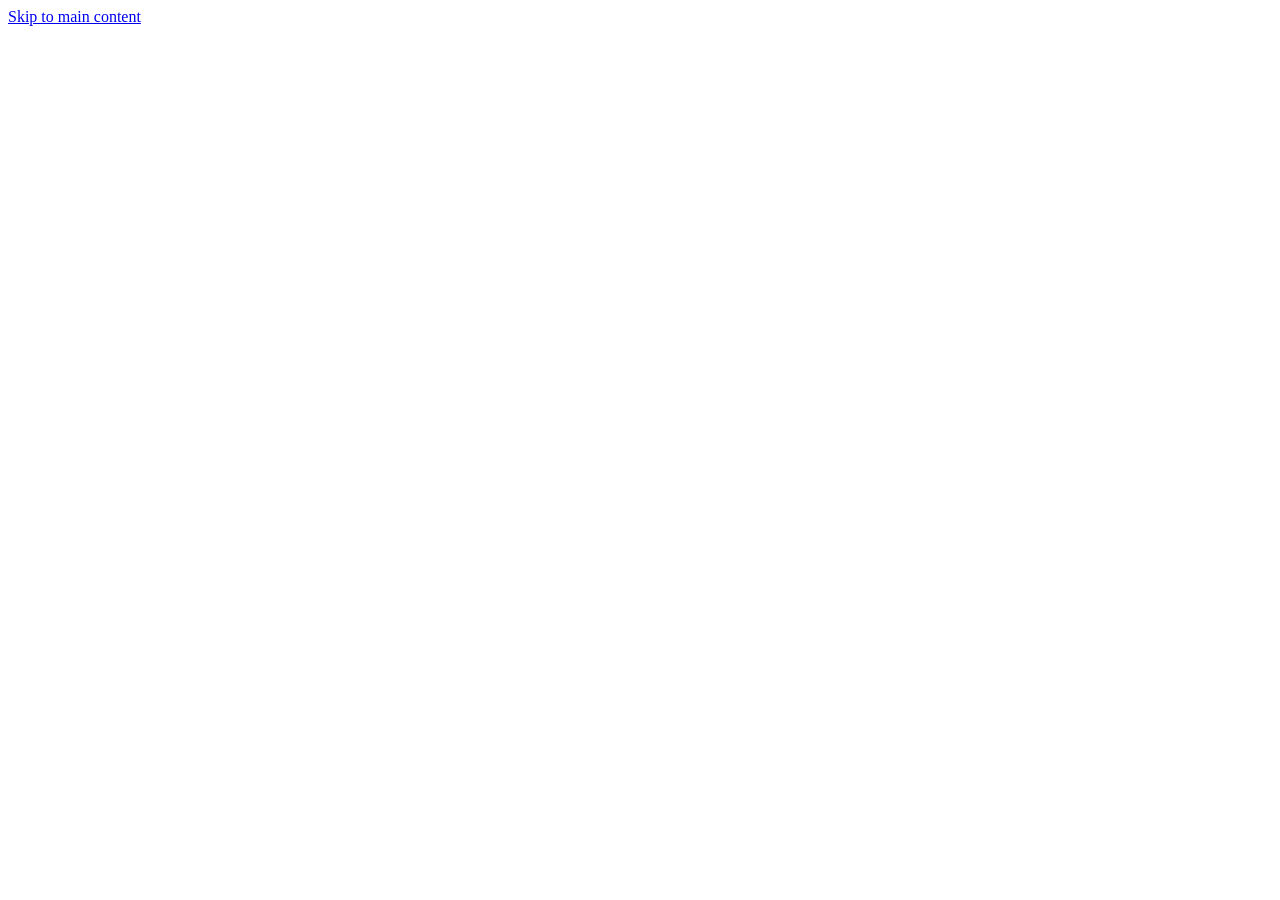
<file: index.template.html>
<!DOCTYPE html>
<html lang="en" data-theme="dark">
<head>
    <meta charset="UTF-8">
    <meta name="viewport" content="width=device-width, initial-scale=1.0">
    <title>Mohit Rathod | WordPress Developer</title>

    <!-- Meta & SEO Tags -->
    <meta name="description" content="Official portfolio of Mohit Rathod, a WordPress Developer and Web Developer, featuring WordPress development projects, skills, and professional experience.">
    <meta name="robots" content="index, follow">
    <meta name="author" content="Mohit Rathod">
    <meta name="theme-color" content="#0b0f19">
    <link rel="canonical" href="https://mohitrcmarix.github.io/portfolio/">
    <meta name="google-site-verification" content="VqFLqviA54Ibw6uDuKa47r6FaVBK2wl5uimPMr0BYBw" />

    <!-- Open Graph / Social Sharing -->
    <meta property="og:type" content="website">
    <meta property="og:site_name" content="Mohit Rathod Portfolio">
    <meta property="og:title" content="Mohit Rathod | WordPress Developer">
    <meta property="og:description" content="Official portfolio of Mohit Rathod, a WordPress Developer and Web Developer, featuring WordPress development projects, skills, and professional experience.">
    <meta property="og:url" content="https://mohitrcmarix.github.io/portfolio/">
    <meta property="og:image" content="https://mohitrcmarix.github.io/portfolio/assets/images/mohit-rathod-portfolio.png">
    <meta property="og:image:width" content="1200">
    <meta property="og:image:height" content="630">
    <meta property="og:image:alt" content="Mohit Rathod, WordPress Developer, portfolio website">

    <meta name="twitter:card" content="summary_large_image">
    <meta name="twitter:title" content="Mohit Rathod | WordPress Developer">
    <meta name="twitter:description" content="Official portfolio of Mohit Rathod, a WordPress Developer and Web Developer, featuring WordPress development projects, skills, and professional experience.">
    <meta name="twitter:image" content="https://mohitrcmarix.github.io/portfolio/assets/images/mohit-rathod-portfolio.png">

    <!-- Load display fonts only on desktop; mobile uses the system font stack. -->
    <script>
        if (matchMedia('(min-width: 769px)').matches) {
            document.write('<link rel="preconnect" href="https://fonts.googleapis.com"><link rel="preconnect" href="https://fonts.gstatic.com" crossorigin><link rel="preload" as="style" href="https://fonts.googleapis.com/css2?family=JetBrains+Mono:wght@400;500;700&family=Plus+Jakarta+Sans:wght@400;600;700;800&display=swap" onload="this.onload=null;this.rel=\'stylesheet\'">');
        }
    </script>
    <noscript>
        <link rel="stylesheet" href="https://fonts.googleapis.com/css2?family=JetBrains+Mono:wght@400;500;700&family=Plus+Jakarta+Sans:wght@400;600;700;800&display=swap" media="(min-width: 769px)">
    </noscript>

    <!-- Font Awesome Icons: Asynchronous Preload (Zero Render-Blocking) -->
    <link rel="preconnect" href="https://cdnjs.cloudflare.com" crossorigin>
    <link rel="preload" href="https://cdnjs.cloudflare.com/ajax/libs/font-awesome/6.5.1/css/all.min.css" as="style" integrity="sha512-DTOQO9RWCH3ppGqcWaEA1BIZOC6xxalwEsw9c2QQeAIftl+Vegovlnee1c9QX4TctnWMn13TZye+giMm8e2LwA==" crossorigin="anonymous" referrerpolicy="no-referrer" onload="this.onload=null;this.rel='stylesheet'">
    <noscript>
        <link rel="stylesheet" href="https://cdnjs.cloudflare.com/ajax/libs/font-awesome/6.5.1/css/all.min.css" integrity="sha512-DTOQO9RWCH3ppGqcWaEA1BIZOC6xxalwEsw9c2QQeAIftl+Vegovlnee1c9QX4TctnWMn13TZye+giMm8e2LwA==" crossorigin="anonymous" referrerpolicy="no-referrer">
    </noscript>

    <!-- Inlined Critical & Full CSS (Zero Render-Blocking Requests) -->
    <!-- inline:assets/css/style.min.css -->

    <!-- Favicon SVG Data URI -->
        <link rel="icon" type="image/svg+xml" href="assets/images/favicon.svg">
        <script type="application/ld+json">
        {
            "@context": "https://schema.org",
            "@graph": [
                {
                    "@type": "Person",
                    "@id": "https://mohitrcmarix.github.io/portfolio/#person",
                    "name": "Mohit Rathod",
                    "url": "https://mohitrcmarix.github.io/portfolio/",
                    "jobTitle": "WordPress Developer",
                    "sameAs": ["https://www.linkedin.com/in/mohit-rathod-b23638321"]
                },
                {
                    "@type": "WebSite",
                    "@id": "https://mohitrcmarix.github.io/portfolio/#website",
                    "url": "https://mohitrcmarix.github.io/portfolio/",
                    "name": "Mohit Rathod Portfolio",
                    "about": { "@id": "https://mohitrcmarix.github.io/portfolio/#person" }
                }
            ]
        }
        </script>
</head>
<body>
    <!-- Background Ambient Glow Canvas/Orbs -->
    <div class="ambient-glow glow-1"></div>
    <div class="ambient-glow glow-2"></div>
    <div class="ambient-glow glow-3"></div>

    <!-- Live Toast Container -->
    <div id="toast-container" class="toast-container" aria-live="polite" aria-atomic="true"></div>

    <a class="skip-link" href="#main-content">Skip to main content</a>
    <!-- include:partials/header.html -->
    <main id="main-content">
    <!-- include:partials/hero.html -->
    <!-- include:partials/about.html -->
    <!-- include:partials/skills.html -->
    <!-- include:partials/experience.html -->
    <!-- include:partials/projects.html -->
    <!-- include:partials/code-showcase.html -->
    <!-- include:partials/contact.html -->
    </main>
    <!-- include:partials/modals.html -->
    <!-- include:partials/footer.html -->
    <!-- include:partials/utility.html -->
    <!-- include:partials/portfolio-data.html -->

<!-- Native JavaScript (Zero Dependencies) -->
<script defer src="assets/js/main.js?v=6"></script>
</body>
</html>
</file>
